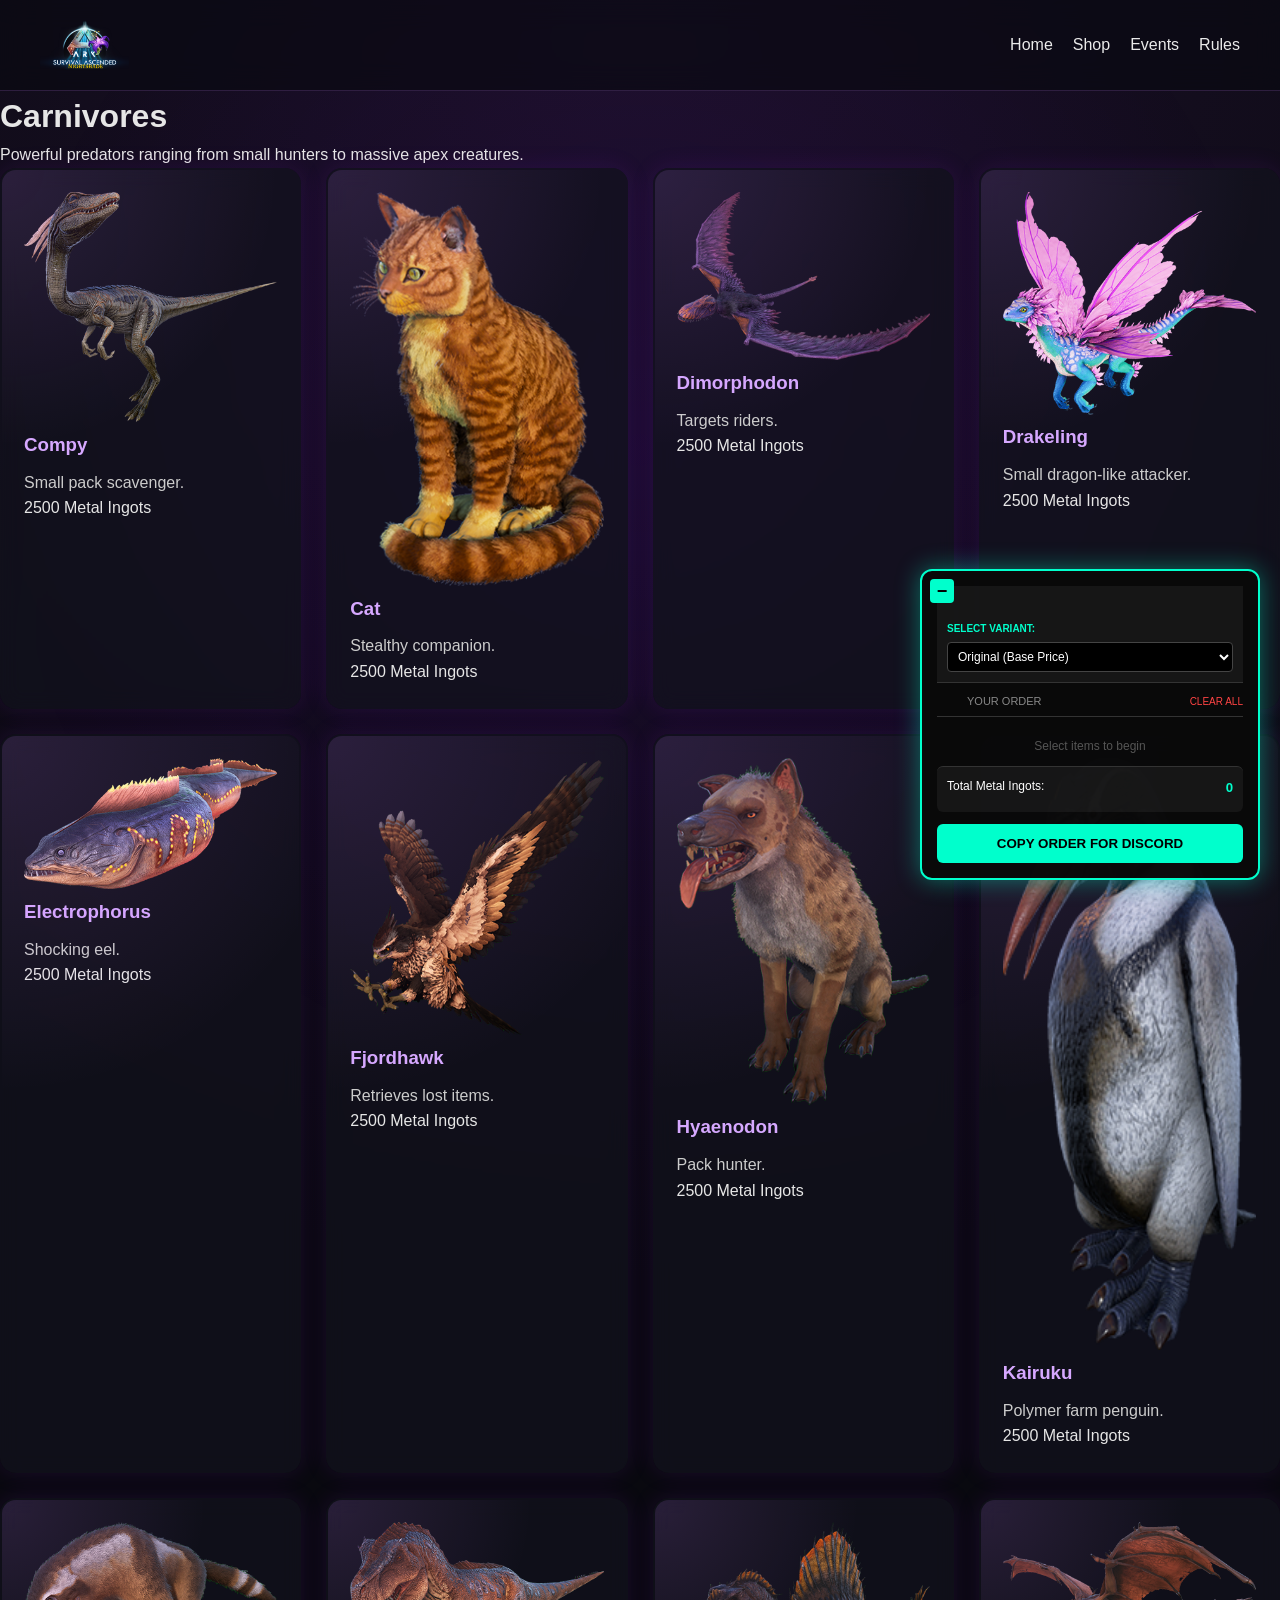
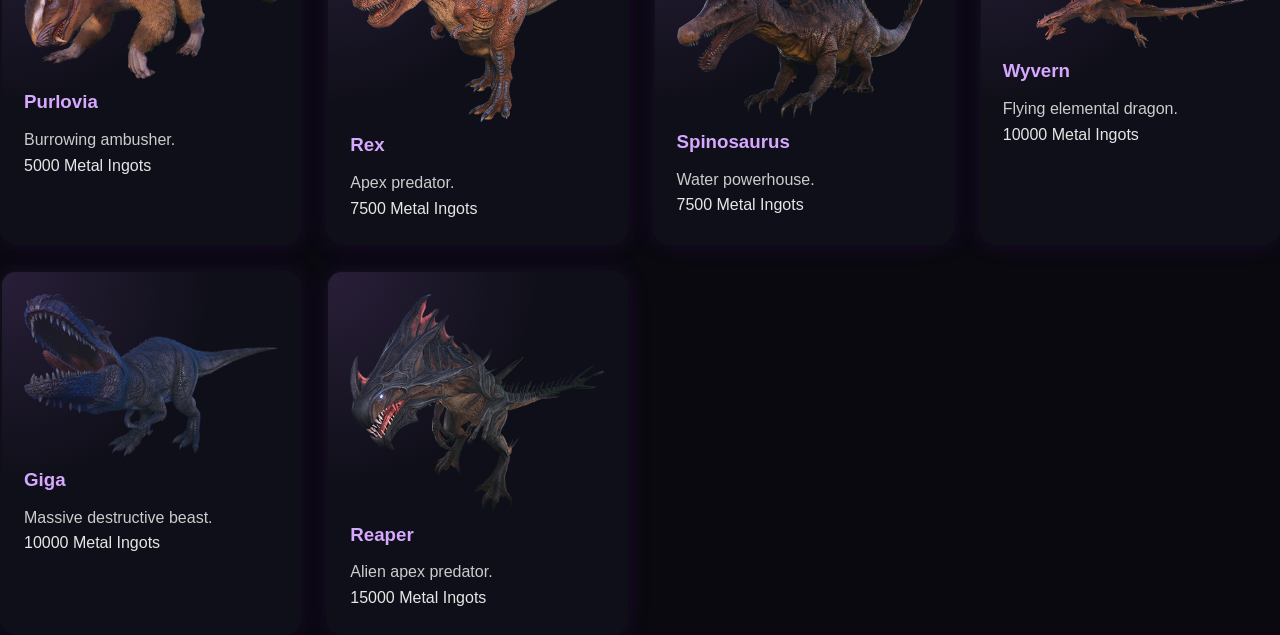
<file: carnivores.html>
<!DOCTYPE html>
<html lang="en">
<head>
<meta charset="UTF-8">
<title>Carnivores - Nightshade Ark</title>
<link rel="stylesheet" href="css/styles.css">
<style>
    /* HUD STYLING */
    #shop-hud { position: fixed; bottom: 20px; right: 20px; width: 340px; background: rgba(10, 10, 10, 0.98); border: 2px solid #00ffcc; border-radius: 12px; padding: 15px; z-index: 10000; color: white; box-shadow: 0 0 25px rgba(0, 255, 204, 0.4); font-family: sans-serif; }
    .hud-header { display: flex; justify-content: space-between; font-size: 11px; color: #888; margin-bottom: 10px; border-bottom: 1px solid #333; padding-bottom: 5px; }
    .clear-btn { background: none; border: none; color: #ff4444; cursor: pointer; font-size: 10px; text-transform: uppercase; }
    #cart-items-list { max-height: 200px; overflow-y: auto; margin-bottom: 10px; }
    .cart-row { display: flex; justify-content: space-between; align-items: center; padding: 8px 0; border-bottom: 1px solid #222; }
    .item-controls { display: flex; align-items: center; gap: 5px; }
    .qty-input { width: 50px; background: #000; border: 1px solid #444; color: #00ffcc; text-align: center; border-radius: 4px; padding: 4px 0; font-weight: bold; font-size: 13px; }
    .qty-input:focus { border-color: #00ffcc; outline: none; }
    .qty-btn { background: #222; color: #00ffcc; border: 1px solid #00ffcc; border-radius: 4px; width: 24px; height: 24px; cursor: pointer; font-weight: bold; }
    .qty-btn:hover { background: #00ffcc; color: #000; }
    .item-name { font-size: 13px; flex-grow: 1; margin-left: 10px; color: #eee; text-align: left; overflow: hidden; text-overflow: ellipsis; white-space: nowrap; }
    .item-price-display { font-size: 13px; color: #00ffcc; font-weight: bold; margin-left: 5px; min-width: 60px; text-align: right; }
    .grand-total-section { background: rgba(255,255,255,0.05); padding: 10px; border-radius: 6px; margin-bottom: 12px; border-top: 1px solid #333; }
    .total-line { display: flex; justify-content: space-between; font-size: 12px; margin-bottom: 4px; }
    .total-line b { color: #00ffcc; font-size: 1.1em; }
    .hud-copy-btn { width: 100%; background: #00ffcc; color: #000; border: none; padding: 12px; border-radius: 6px; font-weight: bold; cursor: pointer; text-transform: uppercase; }
    .dino-card { cursor: pointer !important; transition: 0.2s; border: 2px solid transparent !important; }
    .dino-card:hover { border-color: #00ffcc !important; background: rgba(0, 255, 204, 0.05); }
</style>
</head>

<body>

<nav class="navbar">
    <a href="index.html" class="logo">
        <img src="images/logo-transparent.png" alt="Nightshade Logo">
    </a>
    <ul class="nav-links">
        <li><a href="index.html">Home</a></li>
        <li><a href="shop.html">Shop</a></li>
        <li><a href="events.html">Events</a></li>
        <li><a href="rules.html">Rules</a></li>
    </ul>
</nav>

<header class="shop-header">
    <h1>Carnivores</h1>
    <p>Powerful predators ranging from small hunters to massive apex creatures.</p>
</header>

<section class="dino-section">
    <div class="dino-grid">
        <div class="dino-card"><img src="images/dinos/carnivores/compy.webp"><h3>Compy</h3><p>Small pack scavenger.</p><span class="price">2500 Metal Ingots</span></div>
        <div class="dino-card"><img src="images/dinos/carnivores/cat.webp"><h3>Cat</h3><p>Stealthy companion.</p><span class="price">2500 Metal Ingots</span></div>
        <div class="dino-card"><img src="images/dinos/carnivores/dimorphodon.webp"><h3>Dimorphodon</h3><p>Targets riders.</p><span class="price">2500 Metal Ingots</span></div>
        <div class="dino-card"><img src="images/dinos/carnivores/drakeling.webp"><h3>Drakeling</h3><p>Small dragon-like attacker.</p><span class="price">2500 Metal Ingots</span></div>
        <div class="dino-card"><img src="images/dinos/carnivores/electrophorus.webp"><h3>Electrophorus</h3><p>Shocking eel.</p><span class="price">2500 Metal Ingots</span></div>
        <div class="dino-card"><img src="images/dinos/carnivores/fjordhawk.webp"><h3>Fjordhawk</h3><p>Retrieves lost items.</p><span class="price">2500 Metal Ingots</span></div>
        <div class="dino-card"><img src="images/dinos/carnivores/hyaenodon.webp"><h3>Hyaenodon</h3><p>Pack hunter.</p><span class="price">2500 Metal Ingots</span></div>
        <div class="dino-card"><img src="images/dinos/carnivores/kairuku.webp"><h3>Kairuku</h3><p>Polymer farm penguin.</p><span class="price">2500 Metal Ingots</span></div>
        <div class="dino-card"><img src="images/dinos/carnivores/purlovia.webp"><h3>Purlovia</h3><p>Burrowing ambusher.</p><span class="price">5000 Metal Ingots</span></div>
        <div class="dino-card"><img src="images/dinos/carnivores/rex.webp"><h3>Rex</h3><p>Apex predator.</p><span class="price">7500 Metal Ingots</span></div>
        <div class="dino-card"><img src="images/dinos/carnivores/spinosaur.webp"><h3>Spinosaurus</h3><p>Water powerhouse.</p><span class="price">7500 Metal Ingots</span></div>
        <div class="dino-card"><img src="images/dinos/carnivores/wyvern.webp"><h3>Wyvern</h3><p>Flying elemental dragon.</p><span class="price">10000 Metal Ingots</span></div>
        <div class="dino-card"><img src="images/dinos/carnivores/giganotosaurus.webp"><h3>Giga</h3><p>Massive destructive beast.</p><span class="price">10000 Metal Ingots</span></div>
        <div class="dino-card"><img src="images/dinos/carnivores/reaper.webp"><h3>Reaper</h3><p>Alien apex predator.</p><span class="price">15000 Metal Ingots</span></div>
    </div>
</section>

<!-- SHOPPING LIST -->
<div id="shop-hud">
    <button id="hud-toggle" onclick="toggleHud()">−</button>
    
    <div id="hud-content">
        <div style="padding: 35px 10px 10px 10px; background: rgba(255,255,255,0.05); border-bottom: 1px solid #333; margin-bottom: 10px;">
            <label style="font-size: 10px; color: #00ffcc; display: block; margin-bottom: 5px; font-weight: bold;">SELECT VARIANT:</label>
            <select id="variant-master" style="width: 100%; background: #000; color: #fff; border: 1px solid #444; border-radius: 4px; padding: 6px; font-size: 12px;">
                <option value="0">Original (Base Price)</option>
                <option value="2500">Tek (+2,500)</option>
                <option value="2500">Proto (+2,500)</option>
                <option value="2500">Myth (+2,500)</option>
                <option value="2500">Eerie (+2,500)</option>
            </select>
        </div>

        <div class="hud-header">
            <span>YOUR ORDER</span>
            <button onclick="clearCart()" class="clear-btn">Clear All</button>
        </div>
        
        <div id="cart-items-list"></div>
        
        <div class="grand-total-section">
            <div class="total-line">
                <span>Total Metal Ingots:</span>
                <b id="totalIng">0</b>
            </div>
        </div>
        
        <button onclick="copyHudTicket()" class="hud-copy-btn">COPY ORDER FOR DISCORD</button>
    </div> 
</div> 
<script>
    let cart = JSON.parse(localStorage.getItem('arkShopCart')) || [];

    function renderCart() {
        const list = document.getElementById('cart-items-list');
        if (!list) return;
        list.innerHTML = '';
        if (cart.length === 0) {
            list.innerHTML = '<p style="text-align:center; color:#555; font-size:12px; margin-top:10px;">Select items to begin</p>';
        }
        cart.forEach(item => {
            list.innerHTML += `<div class="cart-row">
                <div class="item-controls">
                    <button class="qty-btn" onclick="updateQuantity('${item.name}', -1)">-</button>
                    <input type="number" class="qty-input" value="${item.qty}" oninput="handleManualQty('${item.name}', this.value, this)">
                    <button class="qty-btn" onclick="updateQuantity('${item.name}', 1)">+</button>
                </div>
                <span class="item-name">${item.name}</span>
                <span class="item-price-display">${(item.price * item.qty).toLocaleString()}</span>
            </div>`;
        });
        calculateTotalsOnly();
        localStorage.setItem('arkShopCart', JSON.stringify(cart));
    }

    document.addEventListener('click', (e) => {
    const card = e.target.closest('.dino-card') || e.target.closest('.item-card');
    
    // Safety check: Don't trigger if they clicked inside the HUD or on the dropdown itself
    if (card && !e.target.closest('#shop-hud')) {
        const nameEl = card.querySelector('h3') || card.querySelector('h2');
        const priceEl = card.querySelector('.price');
        
        if (nameEl && priceEl) {
            const baseName = nameEl.innerText.trim();
            const basePrice = Number(priceEl.innerText.replace(/[^0-9.]/g, ''));
            
            const variantPicker = document.getElementById('variant-master');
            const extraPrice = Number(variantPicker.value);
            
            // This safely extracts the word ("Tek", "Proto", "Original")
            const variantText = variantPicker.options[variantPicker.selectedIndex].text.split(' (')[0];

            // FIX: If it's "Original", match it EXACTLY with the base name so it doesn't duplicate
            const fullName = (variantText === "Original" || variantText === "Original (Base Price)") ? baseName : `${variantText} ${baseName}`;
            const finalPrice = basePrice + extraPrice;

            const index = cart.findIndex(i => i.name === fullName);
            if (index !== -1) { 
                cart[index].qty += 1; 
            } else { 
                cart.push({ name: fullName, price: finalPrice, qty: 1 }); 
            }
            
            renderCart();
        }
    }
});


    function updateQuantity(name, change) {
        const idx = cart.findIndex(i => i.name === name);
        if (idx !== -1) {
            cart[idx].qty += change;
            if (cart[idx].qty <= 0) cart.splice(idx, 1);
            renderCart();
        }
    }

    function handleManualQty(name, newQty, input) {
        const idx = cart.findIndex(i => i.name === name);
        if (idx !== -1) {
            const val = parseInt(newQty);
            cart[idx].qty = isNaN(val) ? 0 : val;
            const row = input.closest('.cart-row');
            row.querySelector('.item-price-display').innerText = (cart[idx].qty * cart[idx].price).toLocaleString();
            localStorage.setItem('arkShopCart', JSON.stringify(cart));
            calculateTotalsOnly();
        }
    }

    function calculateTotalsOnly() {
        let total = 0;
        cart.forEach(i => total += (i.price * i.qty));
        const ingDisplay = document.getElementById('totalIng');
        if (ingDisplay) ingDisplay.innerText = total.toLocaleString();
    }

    function clearCart() { cart = []; renderCart(); }

    function copyHudTicket() {
        if (cart.length === 0) return alert("Cart is empty!");
        
        let summary = "--- NIGHTSHADE SHOP ORDER ---\n";
        cart.forEach(i => { 
            if(i.qty > 0) summary += `${i.qty}x ${i.name} (${(i.price * i.qty).toLocaleString()} Ingots)\n`; 
        });

        // Pulling only the Ingot number from the screen
        const ingTotal = document.getElementById('totalIng').innerText;
        summary += `\nTOTAL COST: ${ingTotal} Metal Ingots`;

        navigator.clipboard.writeText(summary).then(() => alert("Order copied!"));
    }

    window.addEventListener('load', renderCart);
    function toggleHud() {
    const hud = document.getElementById('shop-hud');
    const btn = document.getElementById('hud-toggle');
    
    // Switch the 'collapsed' class on or off
    hud.classList.toggle('collapsed');
    
    // Change the button symbol
    if (hud.classList.contains('collapsed')) {
        btn.innerText = '+';
    } else {
        btn.innerText = '−';
    }
}
</script>

</body>
</html>
</file>
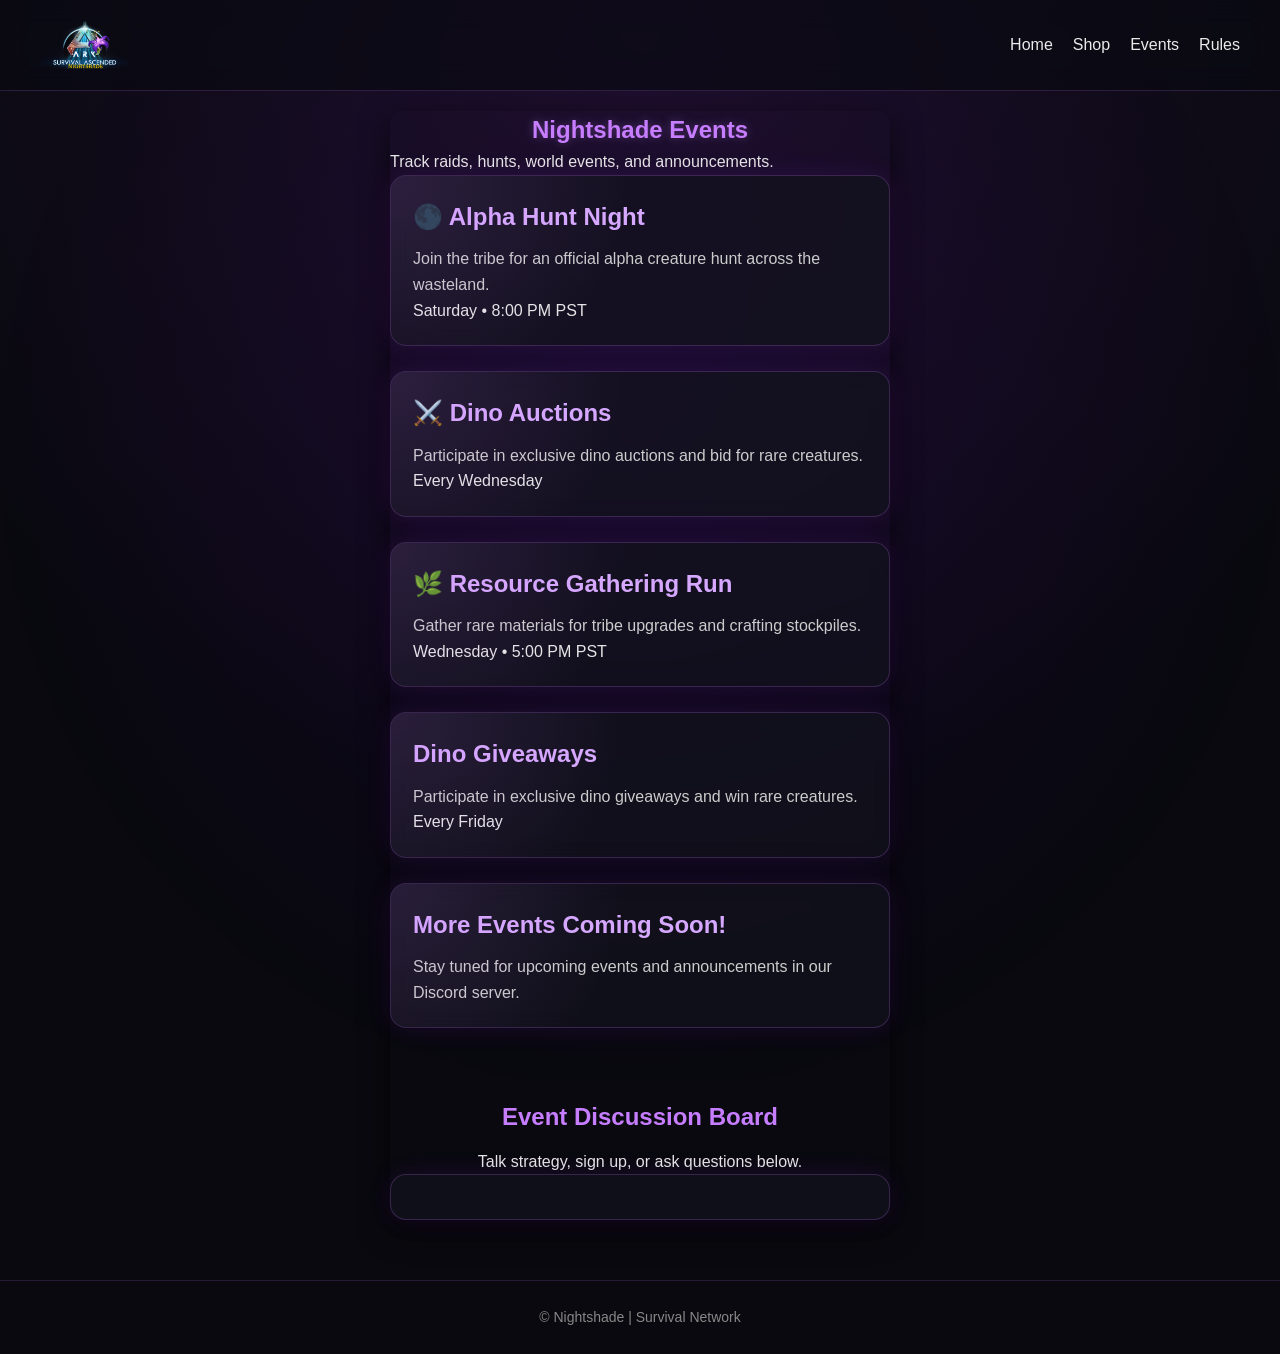
<file: events.html>
<!DOCTYPE html>
<html lang="en">

<head>
    <meta charset="UTF-8">
    <meta name="viewport" content="width=device-width, initial-scale=1.0">
    <title>Nightshade Events</title>
    <link rel="stylesheet" href="css/styles.css">
</head>

<body>

<!-- NAVIGATION -->
<header>
    <nav class="navbar">
        <a href="index.html" class="logo">
            <img src="images/logo-transparent.png" alt="Nightshade Logo">
        </a>

        <ul class="nav-links">
            <li><a href="index.html">Home</a></li>
            <li><a href="shop.html">Shop</a></li>
            <li><a href="events.html" class="active">Events</a></li>
            <li><a href="rules.html">Rules</a></li>
        </ul>
    </nav>
</header>

<!-- EVENTS PAGE CONTENT -->
<main class="events-page">

    <section class="events-hero">
        <h1>Nightshade Events</h1>
        <p>Track raids, hunts, world events, and announcements.</p>
    </section>

    <!-- EVENTS LIST -->
    <section class="events-container">

        <div class="event-card">
            <h2>🌑 Alpha Hunt Night</h2>
            <p>Join the tribe for an official alpha creature hunt across the wasteland.</p>
            <span class="event-time">Saturday • 8:00 PM PST</span>
        </div>

        <div class="event-card">
            <h2>⚔️ Dino Auctions</h2>
            <p>Participate in exclusive dino auctions and bid for rare creatures.</p>
            <span class="event-time">Every Wednesday</span>
        </div>

        <div class="event-card">
            <h2>🌿 Resource Gathering Run</h2>
            <p>Gather rare materials for tribe upgrades and crafting stockpiles.</p>
            <span class="event-time">Wednesday • 5:00 PM PST</span>
        </div>

        <div class="event-card">
            <h2>Dino Giveaways</h2>
            <p>Participate in exclusive dino giveaways and win rare creatures.</p>
            <span class="event-time">Every Friday</span>
        </div>
        <div class="event-card">
            <h2>More Events Coming Soon!</h2>
            <p>Stay tuned for upcoming events and announcements in our Discord server.</p>
        </div>
    </section>

    <!-- FORUM SECTION -->
    <section class="forum-section">

        <h2>Event Discussion Board</h2>
        <p>Talk strategy, sign up, or ask questions below.</p>

        <div class="forum-box">

    <div id="forum-embed">

        <script src="https://giscus.app/client.js"
        data-repo="thequeensallie-gif/nightshade"
        data-repo-id="R_kgDOSPXtZA"
        data-category="Ideas"
        data-category-id="DIC_kwDOSPXtZM4C77Qe"
        data-mapping="pathname"
        data-strict="0"
        data-reactions-enabled="1"
        data-emit-metadata="0"
        data-input-position="top"
        data-theme="purple_dark"
        data-lang="en"
        crossorigin="anonymous"
        async>
</script>

    </div>

</div>
    </section>

</main>

<footer class="footer">
    <p>© Nightshade | Survival Network</p>
</footer>

</body>
</html>
</file>
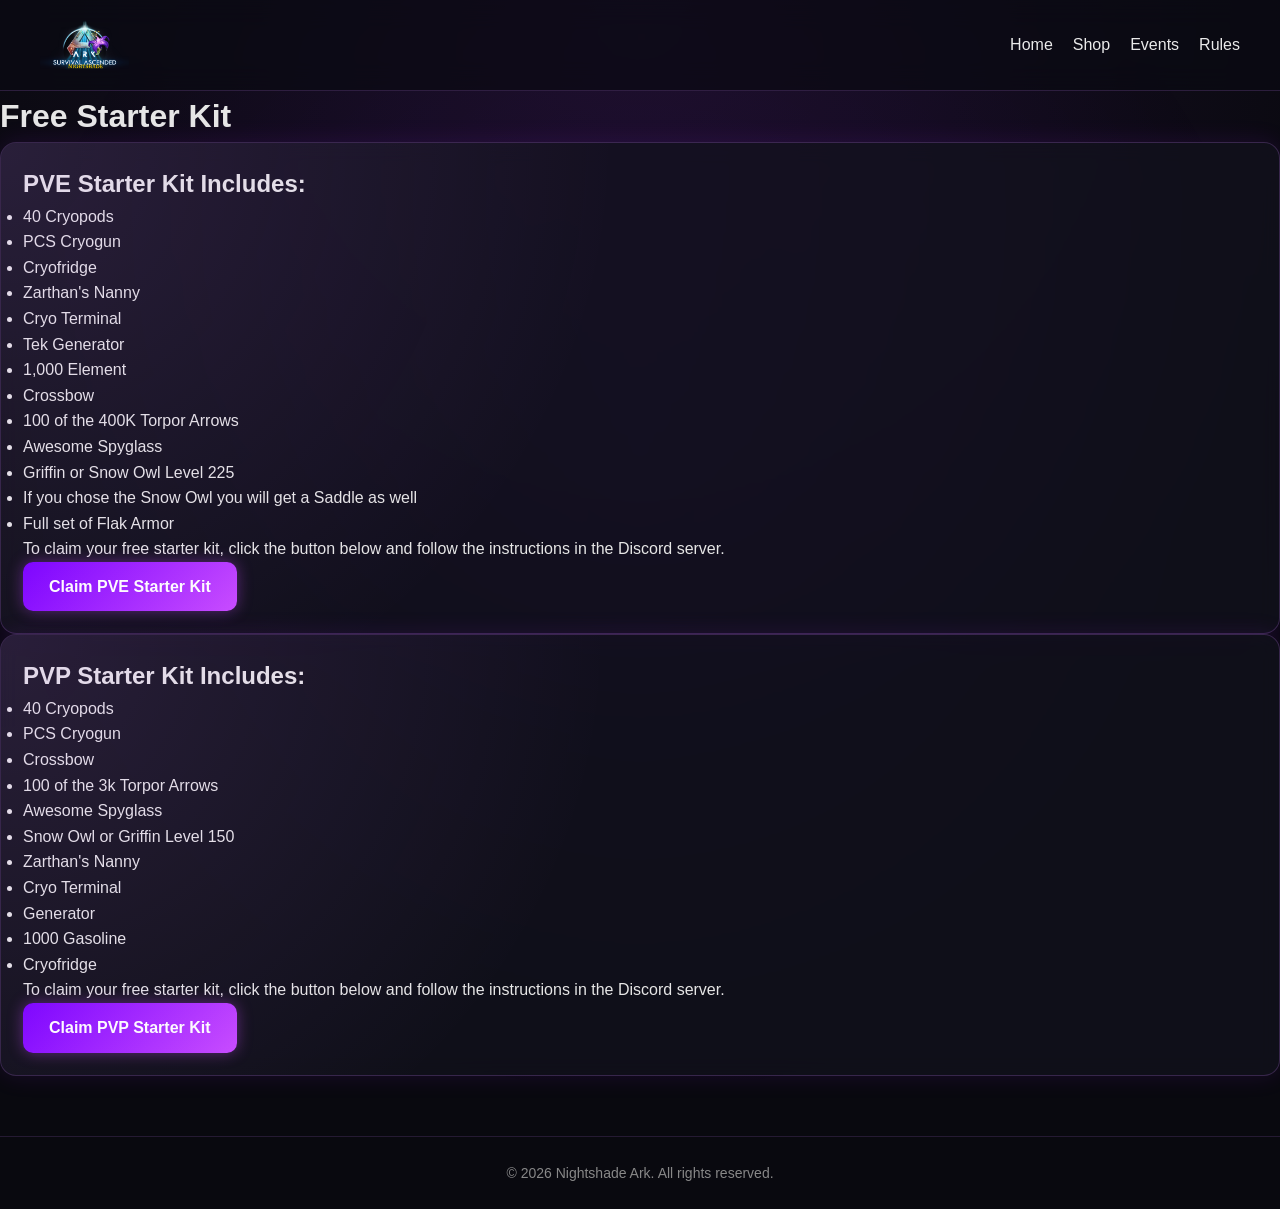
<file: free-starter-kit.html>
<title>Nightshade Ark Shop</title>
<link rel="stylesheet" href="css/styles.css">
</head>
<body>
<nav class="navbar">
        <a href="index.html" class="logo">
            <img src="images/logo-transparent.png" alt="Nightshade Logo">
        </a>
        <ul class="nav-links">
            <li><a href="index.html">Home</a></li>
            <li><a href="shop.html">Shop</a></li>
            <li><a href="events.html">Events</a></li>
            <li><a href="rules.html">Rules</a></li>
        </ul>
    </nav>
    <header class="starter-header">
    <h1>Free Starter Kit</h1>
</header>

<main class="starter-main">
    <div class="starter-card">
        <h2>PVE Starter Kit Includes:</h2>
        <ul>
            <li>40 Cryopods</li>
            <li>PCS Cryogun</li>
            <li>Cryofridge</li>
            <li>Zarthan's Nanny</li>
            <li>Cryo Terminal</li>
            <li>Tek Generator</li>
            <li>1,000 Element</li>
            <li>Crossbow</li>
            <li>100 of the 400K Torpor Arrows</li>
            <li>Awesome Spyglass</li>
            <li>Griffin or Snow Owl Level 225</li>
            <li>If you chose the Snow Owl you will get a Saddle as well</li>
            <li>Full set of Flak Armor</li>
        </ul>
        <p>To claim your free starter kit, click the button below and follow the instructions in the Discord server.</p>
        <a href="https://discord.gg/8NeNgTQu6d" class="discord-button">Claim PVE Starter Kit</a>
    </div>
    <div class="starter-card">
        <h2>PVP Starter Kit Includes:</h2>
        <ul>
            <li>40 Cryopods</li>
            <li>PCS Cryogun</li>
            <li>Crossbow</li>
            <li>100 of the 3k Torpor Arrows</li>
            <li>Awesome Spyglass</li>
            <li>Snow Owl or Griffin Level 150</li>
            <li>Zarthan's Nanny</li>
            <li>Cryo Terminal</li>
            <li>Generator</li>
            <li>1000 Gasoline</li>
            <li>Cryofridge</li>
        </ul>
        <p>To claim your free starter kit, click the button below and follow the instructions in the Discord server.</p>
        <a href="https://discord.gg/8NeNgTQu6d" class="discord-button">Claim PVP Starter Kit</a>
    </div>
</main>
    <footer>
        <p>&copy; 2026 Nightshade Ark. All rights reserved.</p>
    </footer>
</body>
</html>
</file>
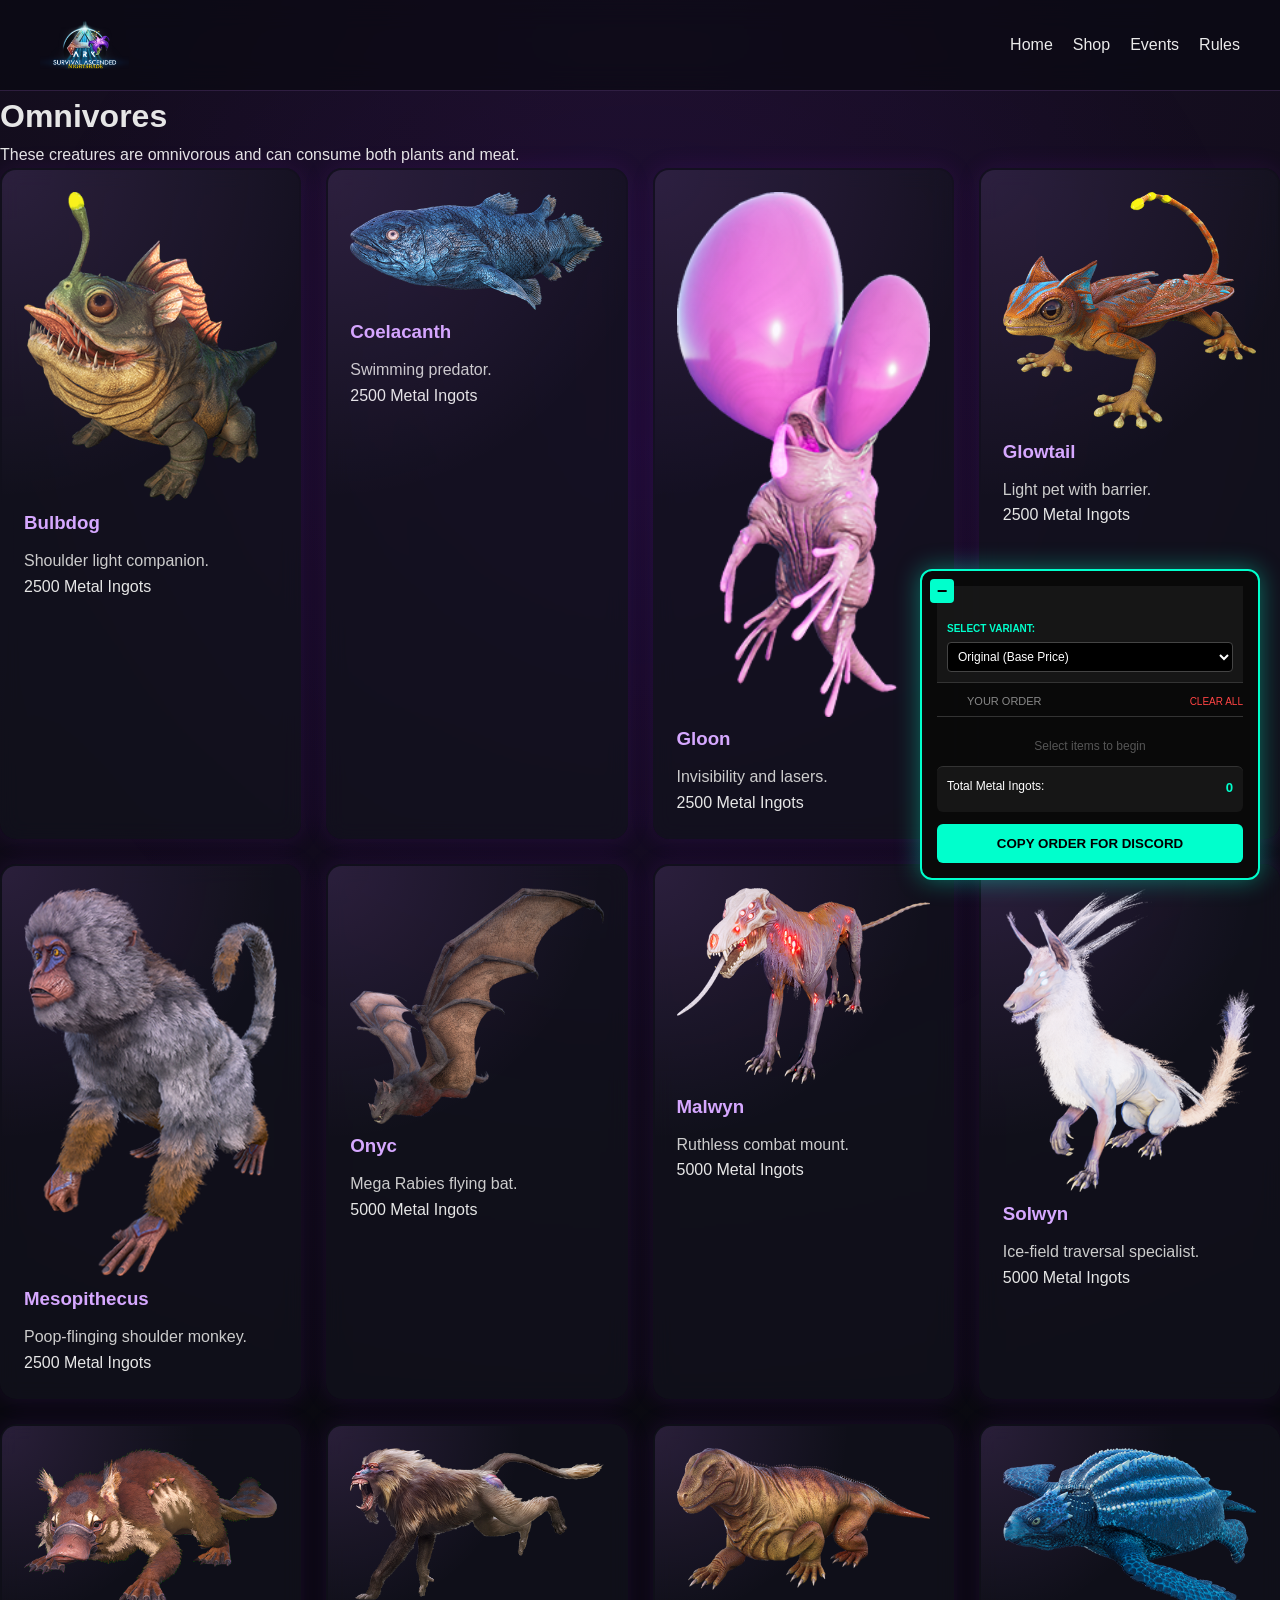
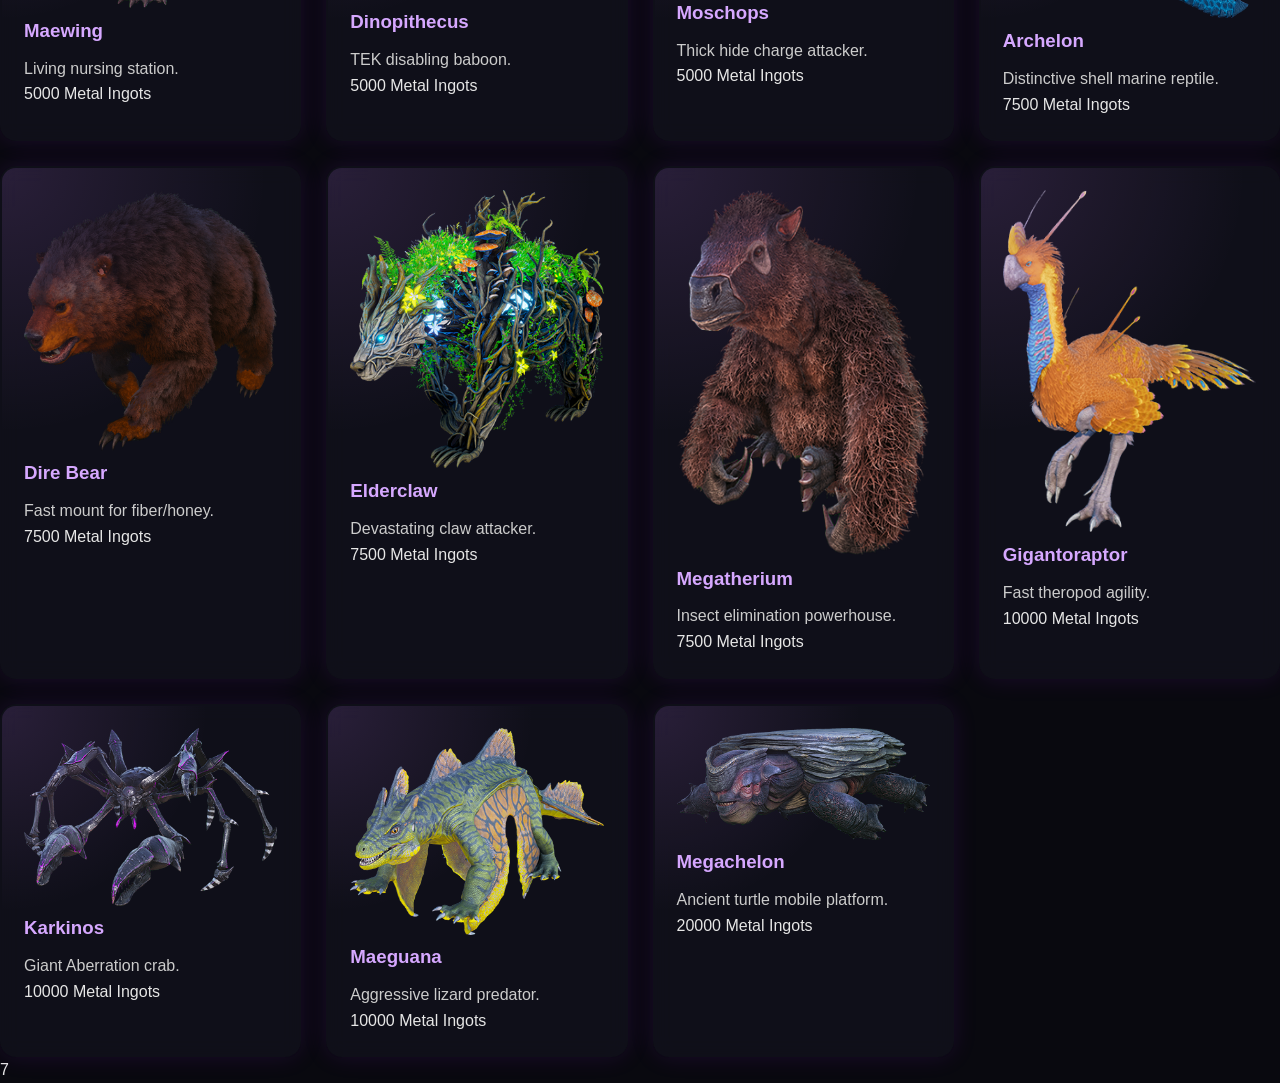
<file: omnivores.html>
<!DOCTYPE html>
<html lang="en">
<head>
    <meta charset="UTF-8">
    <title>Omnivores - Nightshade Ark</title>
    <link rel="stylesheet" href="css/styles.css">
    <style>
        /* HUD STYLING */
        #shop-hud { position: fixed; bottom: 20px; right: 20px; width: 340px; background: rgba(10, 10, 10, 0.98); border: 2px solid #00ffcc; border-radius: 12px; padding: 15px; z-index: 10000; color: white; box-shadow: 0 0 25px rgba(0, 255, 204, 0.4); font-family: sans-serif; }
        .hud-header { display: flex; justify-content: space-between; font-size: 11px; color: #888; margin-bottom: 10px; border-bottom: 1px solid #333; padding-bottom: 5px; }
        .clear-btn { background: none; border: none; color: #ff4444; cursor: pointer; font-size: 10px; text-transform: uppercase; }
        #cart-items-list { max-height: 200px; overflow-y: auto; margin-bottom: 10px; }
        .cart-row { display: flex; justify-content: space-between; align-items: center; padding: 8px 0; border-bottom: 1px solid #222; }
        .item-controls { display: flex; align-items: center; gap: 5px; }
        .qty-input { width: 50px; background: #000; border: 1px solid #444; color: #00ffcc; text-align: center; border-radius: 4px; padding: 4px 0; font-weight: bold; font-size: 13px; }
        .qty-btn { background: #222; color: #00ffcc; border: 1px solid #00ffcc; border-radius: 4px; width: 24px; height: 24px; cursor: pointer; font-weight: bold; }
        .item-name { font-size: 13px; flex-grow: 1; margin-left: 10px; color: #eee; text-align: left; overflow: hidden; text-overflow: ellipsis; white-space: nowrap; }
        .item-price-display { font-size: 13px; color: #00ffcc; font-weight: bold; margin-left: 5px; min-width: 60px; text-align: right; }
        .grand-total-section { background: rgba(255,255,255,0.05); padding: 10px; border-radius: 6px; margin-bottom: 12px; border-top: 1px solid #333; }
        .total-line { display: flex; justify-content: space-between; font-size: 12px; margin-bottom: 4px; }
        .total-line b { color: #00ffcc; font-size: 1.1em; }
        .hud-copy-btn { width: 100%; background: #00ffcc; color: #000; border: none; padding: 12px; border-radius: 6px; font-weight: bold; cursor: pointer; text-transform: uppercase; }
        .dino-card { cursor: pointer !important; transition: 0.2s; border: 2px solid transparent !important; }
        .dino-card:hover { border-color: #00ffcc !important; background: rgba(0, 255, 204, 0.05); }
    </style>
</head>

<body>

<nav class="navbar">
    <a href="index.html" class="logo"><img src="images/logo-transparent.png" alt="Nightshade Logo"></a>
    <ul class="nav-links">
        <li><a href="index.html">Home</a></li>
        <li><a href="shop.html">Shop</a></li>
        <li><a href="events.html">Events</a></li>
        <li><a href="rules.html">Rules</a></li>
    </ul>
</nav>

<header class="shop-header">
    <h1>Omnivores</h1>
    <p>These creatures are omnivorous and can consume both plants and meat.</p>
</header>

<section class="dino-section">
    <div class="dino-grid">
        <div class="dino-card"><img src="images/dinos/omnivores/bulbdog.webp"><h3>Bulbdog</h3><p>Shoulder light companion.</p><span class="price">2500 Metal Ingots</span></div>
        <div class="dino-card"><img src="images/dinos/omnivores/coelacanth.webp"><h3>Coelacanth</h3><p>Swimming predator.</p><span class="price">2500 Metal Ingots</span></div>
        <div class="dino-card"><img src="images/dinos/omnivores/gloon.webp"><h3>Gloon</h3><p>Invisibility and lasers.</p><span class="price">2500 Metal Ingots</span></div>
        <div class="dino-card"><img src="images/dinos/omnivores/glowtail.webp"><h3>Glowtail</h3><p>Light pet with barrier.</p><span class="price">2500 Metal Ingots</span></div>
        <div class="dino-card"><img src="images/dinos/omnivores/mesopithecus.webp"><h3>Mesopithecus</h3><p>Poop-flinging shoulder monkey.</p><span class="price">2500 Metal Ingots</span></div>
        <div class="dino-card"><img src="images/dinos/omnivores/onyc.webp"><h3>Onyc</h3><p>Mega Rabies flying bat.</p><span class="price">5000 Metal Ingots</span></div>
        <div class="dino-card"><img src="images/dinos/omnivores/malwyn.webp"><h3>Malwyn</h3><p>Ruthless combat mount.</p><span class="price">5000 Metal Ingots</span></div>
        <div class="dino-card"><img src="images/dinos/omnivores/solwyn.webp"><h3>Solwyn</h3><p>Ice-field traversal specialist.</p><span class="price">5000 Metal Ingots</span></div>
        <div class="dino-card"><img src="images/dinos/omnivores/maewing.webp"><h3>Maewing</h3><p>Living nursing station.</p><span class="price">5000 Metal Ingots</span></div>
        <div class="dino-card"><img src="images/dinos/omnivores/dinopithecus.webp"><h3>Dinopithecus</h3><p>TEK disabling baboon.</p><span class="price">5000 Metal Ingots</span></div>
        <div class="dino-card"><img src="images/dinos/omnivores/moschops.webp"><h3>Moschops</h3><p>Thick hide charge attacker.</p><span class="price">5000 Metal Ingots</span></div>
        <div class="dino-card"><img src="images/dinos/omnivores/archelon.webp"><h3>Archelon</h3><p>Distinctive shell marine reptile.</p><span class="price">7500 Metal Ingots</span></div>
        <div class="dino-card"><img src="images/dinos/omnivores/direbear.webp"><h3>Dire Bear</h3><p>Fast mount for fiber/honey.</p><span class="price">7500 Metal Ingots</span></div>
        <div class="dino-card"><img src="images/dinos/omnivores/elderclaw.webp"><h3>Elderclaw</h3><p>Devastating claw attacker.</p><span class="price">7500 Metal Ingots</span></div>
        <div class="dino-card"><img src="images/dinos/omnivores/megatherium.webp"><h3>Megatherium</h3><p>Insect elimination powerhouse.</p><span class="price">7500 Metal Ingots</span></div>
        <div class="dino-card"><img src="images/dinos/omnivores/gigantoraptor.webp"><h3>Gigantoraptor</h3><p>Fast theropod agility.</p><span class="price">10000 Metal Ingots</span></div>
        <div class="dino-card"><img src="images/dinos/omnivores/karkinos.webp"><h3>Karkinos</h3><p>Giant Aberration crab.</p><span class="price">10000 Metal Ingots</span></div>
        <div class="dino-card"><img src="images/dinos/omnivores/maeguana.webp"><h3>Maeguana</h3><p>Aggressive lizard predator.</p><span class="price">10000 Metal Ingots</span></div>
        <div class="dino-card"><img src="images/dinos/omnivores/megachelon.webp"><h3>Megachelon</h3><p>Ancient turtle mobile platform.</p><span class="price">20000 Metal Ingots</span></div>
    </div>
</section>

<!-- SHOPPING LIST -->
<div id="shop-hud">
    <button id="hud-toggle" onclick="toggleHud()">−</button>
    
    <div id="hud-content">
        <div style="padding: 35px 10px 10px 10px; background: rgba(255,255,255,0.05); border-bottom: 1px solid #333; margin-bottom: 10px;">
            <label style="font-size: 10px; color: #00ffcc; display: block; margin-bottom: 5px; font-weight: bold;">SELECT VARIANT:</label>
            <select id="variant-master" style="width: 100%; background: #000; color: #fff; border: 1px solid #444; border-radius: 4px; padding: 6px; font-size: 12px;">
                <option value="0">Original (Base Price)</option>
                <option value="2500">Tek (+2,500)</option>
                <option value="2500">Proto (+2,500)</option>
                <option value="2500">Myth (+2,500)</option>
                <option value="2500">Eerie (+2,500)</option>
            </select>
        </div>

        <div class="hud-header">
            <span>YOUR ORDER</span>
            <button onclick="clearCart()" class="clear-btn">Clear All</button>
        </div>
        
        <div id="cart-items-list"></div>
        
        <div class="grand-total-section">
            <div class="total-line">
                <span>Total Metal Ingots:</span>
                <b id="totalIng">0</b>
            </div>
        </div>
        
        <button onclick="copyHudTicket()" class="hud-copy-btn">COPY ORDER FOR DISCORD</button>
    </div> 
</div> 
<script>
    let cart = JSON.parse(localStorage.getItem('arkShopCart')) || [];

    function renderCart() {
        const list = document.getElementById('cart-items-list');
        if (!list) return;
        list.innerHTML = '';
        if (cart.length === 0) {
            list.innerHTML = '<p style="text-align:center; color:#555; font-size:12px; margin-top:10px;">Select items to begin</p>';
        }
        cart.forEach(item => {
            list.innerHTML += `<div class="cart-row">
                <div class="item-controls">
                    <button class="qty-btn" onclick="updateQuantity('${item.name}', -1)">-</button>
                    <input type="number" class="qty-input" value="${item.qty}" oninput="handleManualQty('${item.name}', this.value, this)">
                    <button class="qty-btn" onclick="updateQuantity('${item.name}', 1)">+</button>
                </div>
                <span class="item-name">${item.name}</span>
                <span class="item-price-display">${(item.price * item.qty).toLocaleString()}</span>
            </div>`;
        });
        calculateTotalsOnly();
        localStorage.setItem('arkShopCart', JSON.stringify(cart));
    }

document.addEventListener('click', (e) => {
    const card = e.target.closest('.dino-card') || e.target.closest('.item-card');
    
    // Safety check: Don't trigger if they clicked inside the HUD or on the dropdown itself
    if (card && !e.target.closest('#shop-hud')) {
        const nameEl = card.querySelector('h3') || card.querySelector('h2');
        const priceEl = card.querySelector('.price');
        
        if (nameEl && priceEl) {
            const baseName = nameEl.innerText.trim();
            const basePrice = Number(priceEl.innerText.replace(/[^0-9.]/g, ''));
            
            const variantPicker = document.getElementById('variant-master');
            const extraPrice = Number(variantPicker.value);
            
            // This safely extracts the word ("Tek", "Proto", "Original")
            const variantText = variantPicker.options[variantPicker.selectedIndex].text.split(' (')[0];

            // FIX: If it's "Original", match it EXACTLY with the base name so it doesn't duplicate
            const fullName = (variantText === "Original" || variantText === "Original (Base Price)") ? baseName : `${variantText} ${baseName}`;
            const finalPrice = basePrice + extraPrice;

            const index = cart.findIndex(i => i.name === fullName);
            if (index !== -1) { 
                cart[index].qty += 1; 
            } else { 
                cart.push({ name: fullName, price: finalPrice, qty: 1 }); 
            }
            
            renderCart();
        }
    }
});

    function updateQuantity(name, change) {
        const idx = cart.findIndex(i => i.name === name);
        if (idx !== -1) {
            cart[idx].qty += change;
            if (cart[idx].qty <= 0) cart.splice(idx, 1);
            renderCart();
        }
    }

    function handleManualQty(name, newQty, input) {
        const idx = cart.findIndex(i => i.name === name);
        if (idx !== -1) {
            const val = parseInt(newQty);
            cart[idx].qty = isNaN(val) ? 0 : val;
            const row = input.closest('.cart-row');
            row.querySelector('.item-price-display').innerText = (cart[idx].qty * cart[idx].price).toLocaleString();
            localStorage.setItem('arkShopCart', JSON.stringify(cart));
            calculateTotalsOnly();
        }
    }

    function calculateTotalsOnly() {
        let total = 0;
        cart.forEach(i => total += (i.price * i.qty));
        const ingDisplay = document.getElementById('totalIng');
        if (ingDisplay) ingDisplay.innerText = total.toLocaleString();
    }

    function clearCart() { cart = []; renderCart(); }

    function copyHudTicket() {
        if (cart.length === 0) return alert("Cart is empty!");
        
        let summary = "--- NIGHTSHADE SHOP ORDER ---\n";
        cart.forEach(i => { 
            if(i.qty > 0) summary += `${i.qty}x ${i.name} (${(i.price * i.qty).toLocaleString()} Ingots)\n`; 
        });

        // Pulling only the Ingot number from the screen
        const ingTotal = document.getElementById('totalIng').innerText;
        summary += `\nTOTAL COST: ${ingTotal} Metal Ingots`;

        navigator.clipboard.writeText(summary).then(() => alert("Order copied!"));
    }

    window.addEventListener('load', renderCart);
    function toggleHud() {
    const hud = document.getElementById('shop-hud');
    const btn = document.getElementById('hud-toggle');
    
    // Switch the 'collapsed' class on or off
    hud.classList.toggle('collapsed');
    
    // Change the button symbol
    if (hud.classList.contains('collapsed')) {
        btn.innerText = '+';
    } else {
        btn.innerText = '−';
    }
}

</script>

</body>
</html>7
</file>
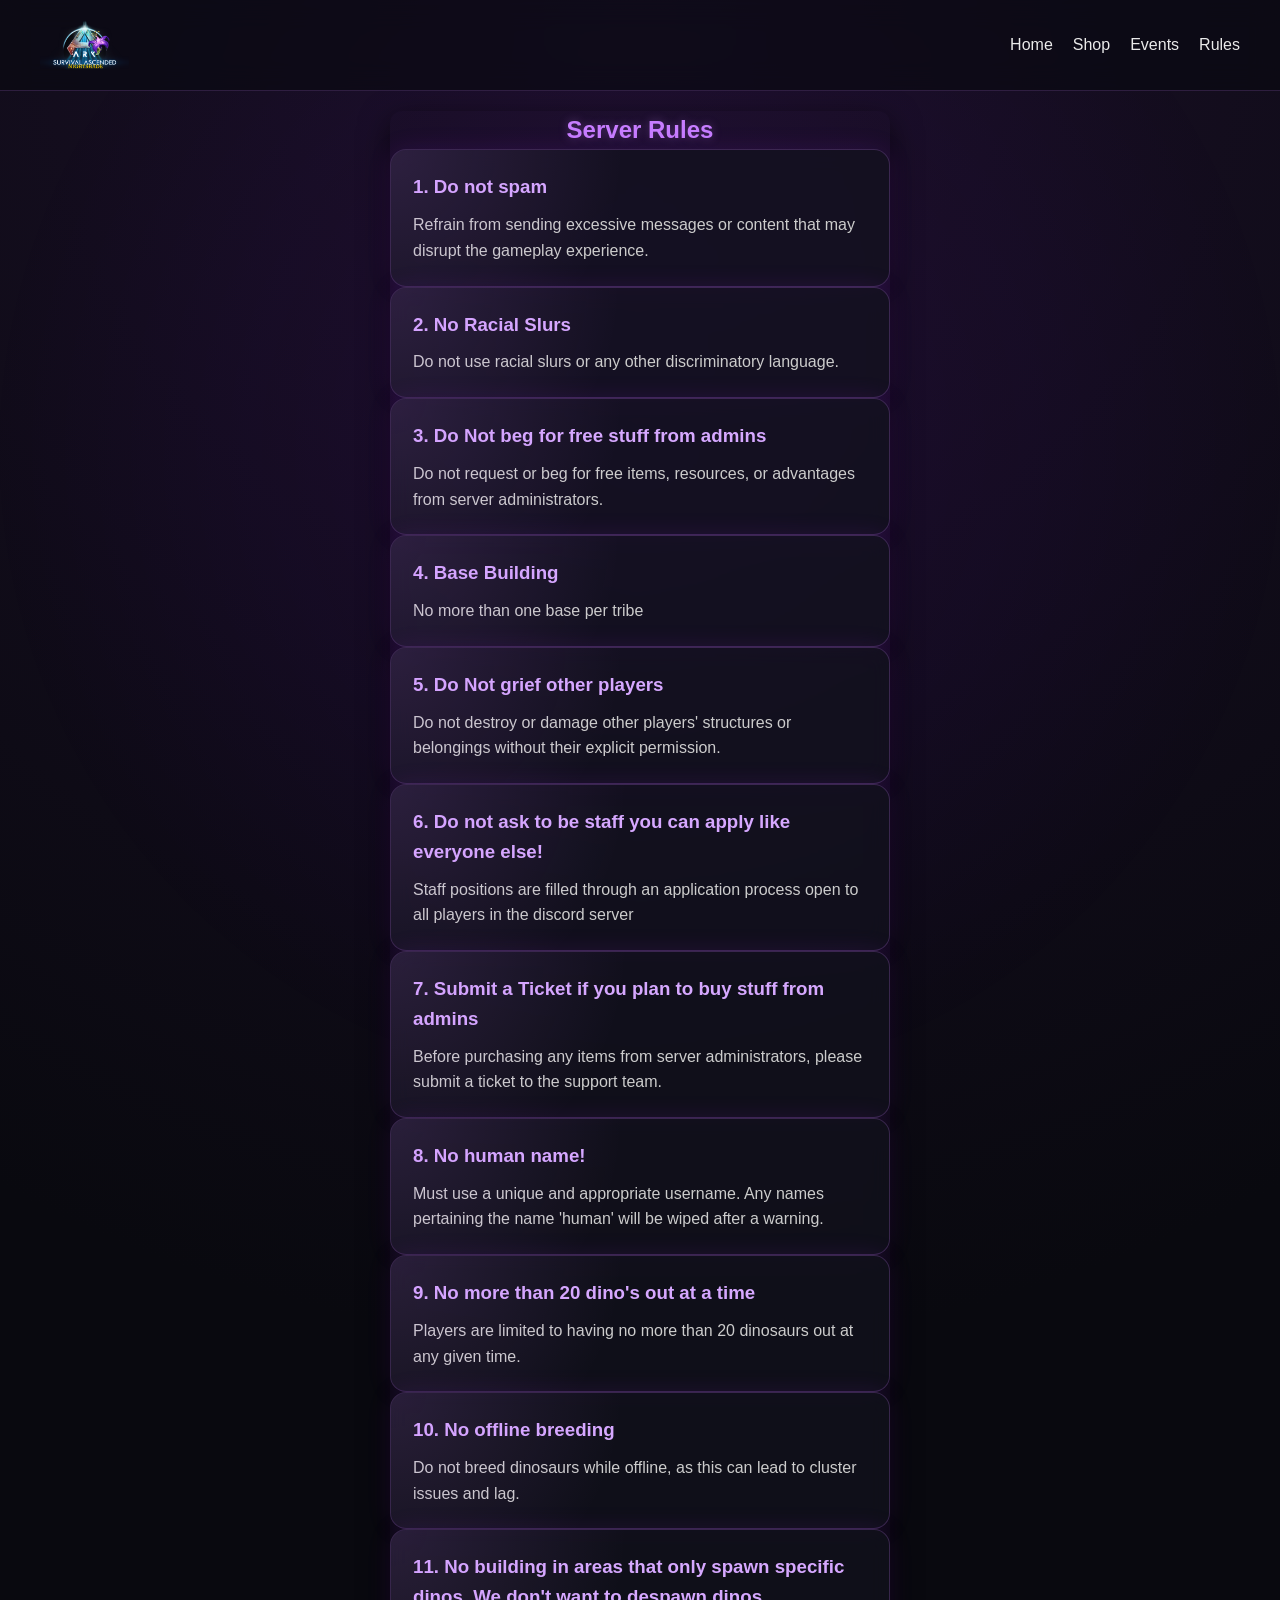
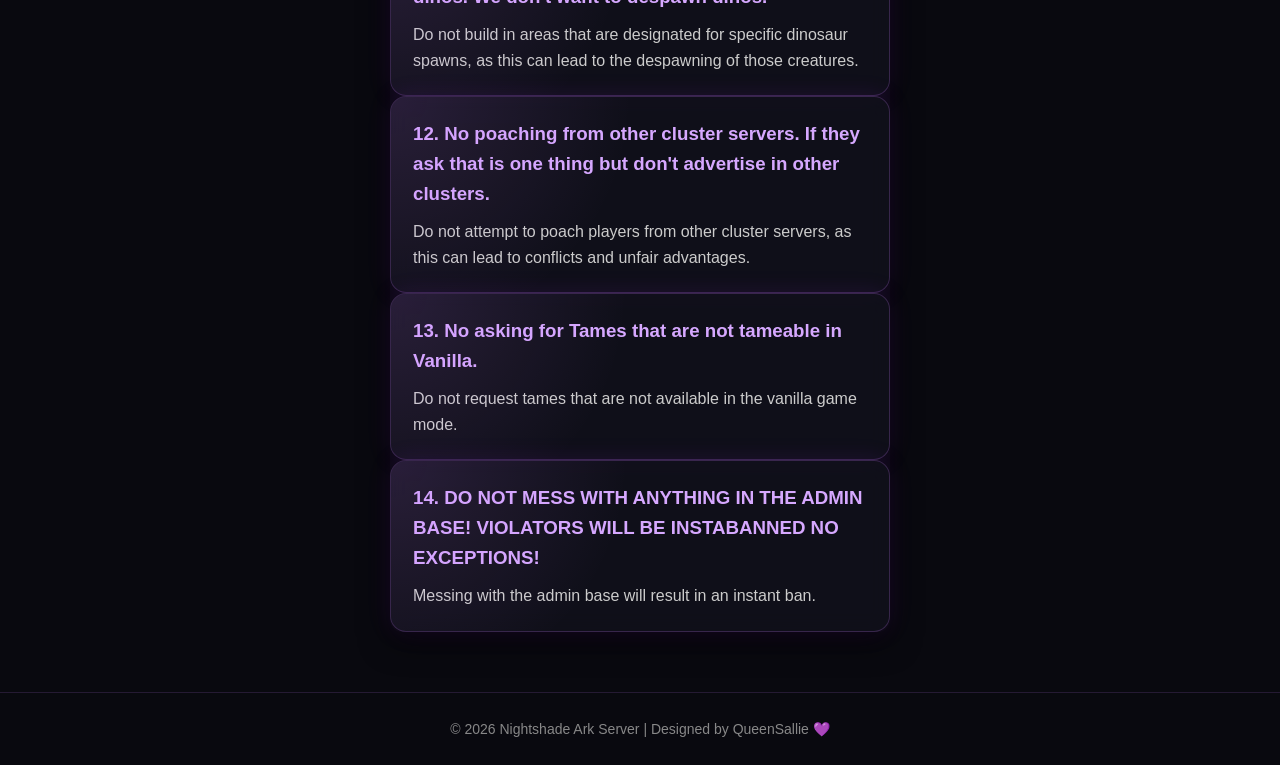
<file: rules.html>
<!DOCTYPE html>
<html lang="en">
<head>
    <meta charset="UTF-8">
    <meta name="viewport" content="width=device-width, initial-scale=1.0">
    <title>Nightshade Rules</title>
    <link rel="stylesheet" href="css/styles.css">
</head>

<body>

<!-- NAVIGATION -->
<header>
    <nav class="navbar">
        <a href="index.html" class="logo">
            <img src="images/logo-transparent.png" alt="Nightshade Logo">
        </a>
        <ul class="nav-links">
            <li><a href="index.html">Home</a></li>
            <li><a href="shop.html">Shop</a></li>
            <li><a href="events.html">Events</a></li>
            <li><a href="rules.html">Rules</a></li>
        </ul>
    </nav>
</header>

<!-- RULES SECTION -->
<section class="rules">
    <h2>Server Rules</h2>

    <div class="rule-card">
        <h3>1. Do not spam</h3>
        <p>Refrain from sending excessive messages or content that may disrupt the gameplay experience.</p>
    </div>

    <div class="rule-card">
        <h3>2. No Racial Slurs</h3>
        <p>Do not use racial slurs or any other discriminatory language.</p>
    </div>

    <div class="rule-card">
        <h3>3. Do Not beg for free stuff from admins</h3>
        <p>Do not request or beg for free items, resources, or advantages from server administrators.</p>
    </div>

    <div class="rule-card">
        <h3>4. Base Building</h3>
        <p>No more than one base per tribe</p>
    </div>

    <div class="rule-card">
        <h3>5. Do Not grief other players</h3>
        <p>Do not destroy or damage other players' structures or belongings without their explicit permission.</p>
    </div>

    <div class="rule-card">
        <h3>6. Do not ask to be staff you can apply like everyone else!</h3>
        <p>Staff positions are filled through an application process open to all players in the discord server</p>
    </div>

    <div class="rule-card">
        <h3>7. Submit a Ticket if you plan to buy stuff from admins</h3>
        <p>Before purchasing any items from server administrators, please submit a ticket to the support team.</p>
    </div>

    <div class="rule-card">
        <h3>8. No human name!</h3>
        <p>Must use a unique and appropriate username. Any names pertaining the name 'human' will be wiped after a warning.</p>
    </div>

    <div class="rule-card">
        <h3>9. No more than 20 dino's out at a time</h3>
        <p>Players are limited to having no more than 20 dinosaurs out at any given time.</p>
    </div>

    <div class="rule-card">
        <h3>10. No offline breeding</h3>
        <p>Do not breed dinosaurs while offline, as this can lead to cluster issues and lag.</p>
    </div>

    <div class="rule-card">
        <h3>11. No building in areas that only spawn specific dinos. We don't want to despawn dinos.</h3>
        <p>Do not build in areas that are designated for specific dinosaur spawns, as this can lead to the despawning of those creatures.</p>
    </div>

    <div class="rule-card">
        <h3>12. No poaching from other cluster servers. If they ask that is one thing but don't advertise in other clusters.</h3>
        <p>Do not attempt to poach players from other cluster servers, as this can lead to conflicts and unfair advantages.</p>
    </div>
    
    <div class="rule-card">
        <h3>13. No asking for Tames that are not tameable in Vanilla.</h3>
        <p>Do not request tames that are not available in the vanilla game mode.</p>
    </div>

    <div class="rule-card">
        <h3>14. DO NOT MESS WITH ANYTHING IN THE ADMIN BASE! VIOLATORS WILL BE INSTABANNED NO EXCEPTIONS!</h3>
        <p>Messing with the admin base will result in an instant ban.</p>
    </div>
</section>

<!-- FOOTER -->
<footer>
    <p>© 2026 Nightshade Ark Server | Designed by QueenSallie 💜</p>
</footer>

</body>
</html>
</file>
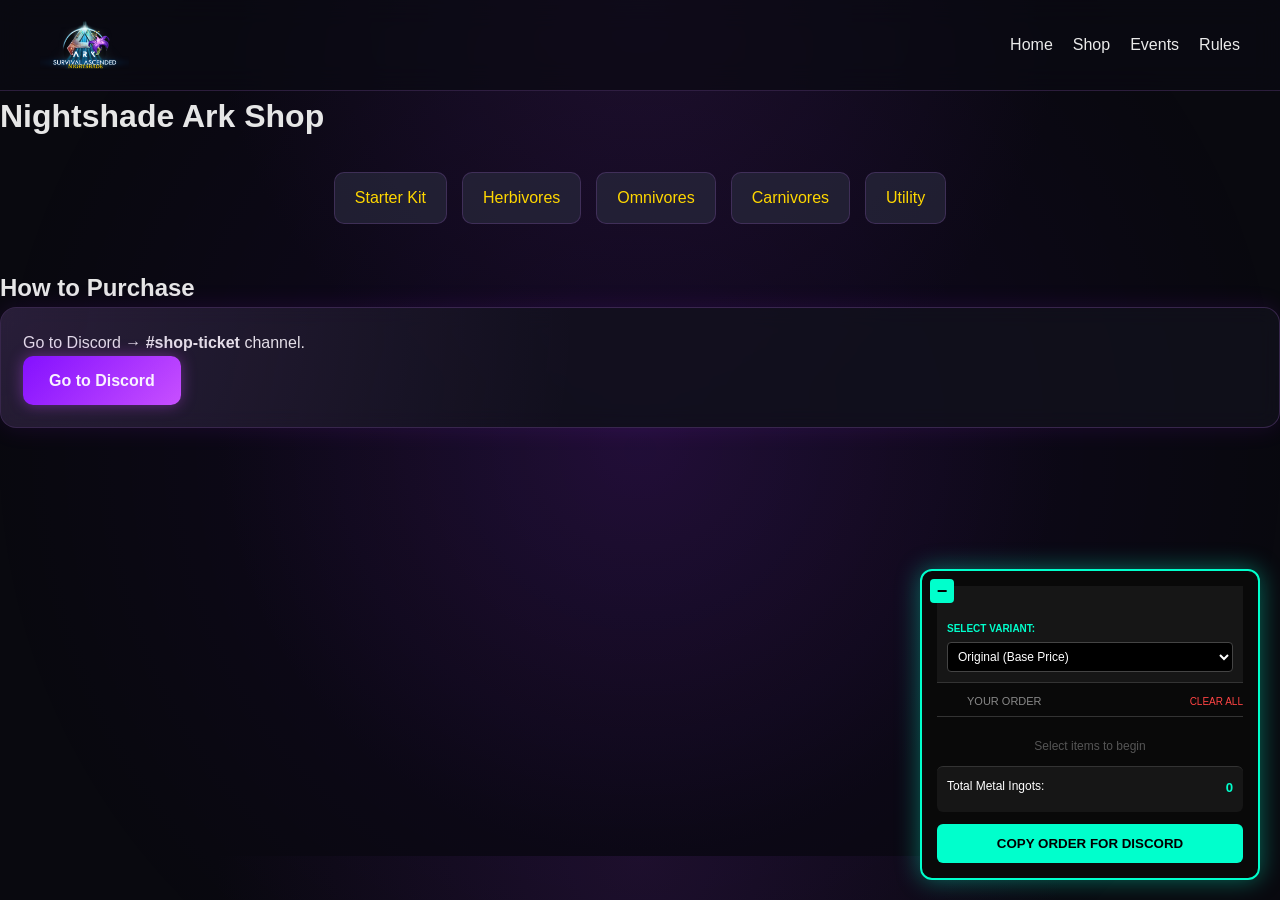
<file: shop.html>
<!DOCTYPE html>
<html lang="en">
<head>
    <meta charset="UTF-8">
    <title>Nightshade Ark Shop</title>
    <link rel="stylesheet" href="css/styles.css">
    <style>
    /* HUD STYLING */
    #shop-hud { position: fixed; bottom: 20px; right: 20px; width: 340px; background: rgba(10, 10, 10, 0.98); border: 2px solid #00ffcc; border-radius: 12px; padding: 15px; z-index: 10000; color: white; box-shadow: 0 0 25px rgba(0, 255, 204, 0.4); font-family: sans-serif; }
    .hud-header { display: flex; justify-content: space-between; font-size: 11px; color: #888; margin-bottom: 10px; border-bottom: 1px solid #333; padding-bottom: 5px; }
    .clear-btn { background: none; border: none; color: #ff4444; cursor: pointer; font-size: 10px; text-transform: uppercase; }
    #cart-items-list { max-height: 200px; overflow-y: auto; margin-bottom: 10px; }
    .cart-row { display: flex; justify-content: space-between; align-items: center; padding: 8px 0; border-bottom: 1px solid #222; }
    .item-controls { display: flex; align-items: center; gap: 5px; }
    .qty-input { width: 50px; background: #000; border: 1px solid #444; color: #00ffcc; text-align: center; border-radius: 4px; padding: 4px 0; font-weight: bold; font-size: 13px; }
    .qty-input:focus { border-color: #00ffcc; outline: none; }
    .qty-btn { background: #222; color: #00ffcc; border: 1px solid #00ffcc; border-radius: 4px; width: 24px; height: 24px; cursor: pointer; font-weight: bold; }
    .qty-btn:hover { background: #00ffcc; color: #000; }
    .item-name { font-size: 13px; flex-grow: 1; margin-left: 10px; color: #eee; text-align: left; overflow: hidden; text-overflow: ellipsis; white-space: nowrap; }
    .item-price-display { font-size: 13px; color: #00ffcc; font-weight: bold; margin-left: 5px; min-width: 60px; text-align: right; }
    .grand-total-section { background: rgba(255,255,255,0.05); padding: 10px; border-radius: 6px; margin-bottom: 12px; border-top: 1px solid #333; }
    .total-line { display: flex; justify-content: space-between; font-size: 12px; margin-bottom: 4px; }
    .total-line b { color: #00ffcc; font-size: 1.1em; }
    .hud-copy-btn { width: 100%; background: #00ffcc; color: #000; border: none; padding: 12px; border-radius: 6px; font-weight: bold; cursor: pointer; text-transform: uppercase; }
</style>
</head>

<body>


<nav class="navbar">
    <a href="index.html" class="logo">
        <img src="images/logo-transparent.png" alt="Nightshade Logo">
    </a>
    <ul class="nav-links">
        <li><a href="index.html">Home</a></li>
        <li><a href="shop.html">Shop</a></li>
        <li><a href="events.html">Events</a></li>
        <li><a href="rules.html">Rules</a></li>
    </ul>
</nav>

<header class="shop-header">
    <h1>Nightshade Ark Shop</h1>
</header>

<section class="shop-tabs">
    <a href="free-starter-kit.html">Starter Kit</a>
    <a href="herbivores.html">Herbivores</a>
    <a href="omnivores.html">Omnivores</a>
    <a href="carnivores.html">Carnivores</a>
    <a href="utility-special.html">Utility</a>
</section>

<section class="shop-section">
    <h2>How to Purchase</h2>
    <div class="info-card center">
        <p>Go to Discord → <strong>#shop-ticket</strong> channel.</p>
        <a href="https://discord.gg/8NeNgTQu6d" class="discord-button">Go to Discord</a>
    </div>
</section>

<!-- SHOPPING LIST -->
<div id="shop-hud">
    <button id="hud-toggle" onclick="toggleHud()">−</button>
    
    <div id="hud-content">
        <div style="padding: 35px 10px 10px 10px; background: rgba(255,255,255,0.05); border-bottom: 1px solid #333; margin-bottom: 10px;">
            <label style="font-size: 10px; color: #00ffcc; display: block; margin-bottom: 5px; font-weight: bold;">SELECT VARIANT:</label>
            <select id="variant-master" style="width: 100%; background: #000; color: #fff; border: 1px solid #444; border-radius: 4px; padding: 6px; font-size: 12px;">
                <option value="0">Original (Base Price)</option>
                <option value="2500">Tek (+2,500)</option>
                <option value="2500">Proto (+2,500)</option>
                <option value="2500">Myth (+2,500)</option>
                <option value="2500">Eerie (+2,500)</option>
            </select>
        </div>

        <div class="hud-header">
            <span>YOUR ORDER</span>
            <button onclick="clearCart()" class="clear-btn">Clear All</button>
        </div>
        
        <div id="cart-items-list"></div>
        
        <div class="grand-total-section">
            <div class="total-line">
                <span>Total Metal Ingots:</span>
                <b id="totalIng">0</b>
            </div>
        </div>
        
        <button onclick="copyHudTicket()" class="hud-copy-btn">COPY ORDER FOR DISCORD</button>
    </div> 
</div> 
<script>
    let cart = JSON.parse(localStorage.getItem('arkShopCart')) || [];

    function renderCart() {
        const list = document.getElementById('cart-items-list');
        if (!list) return;
        list.innerHTML = '';
        if (cart.length === 0) {
            list.innerHTML = '<p style="text-align:center; color:#555; font-size:12px; margin-top:10px;">Select items to begin</p>';
        }
        cart.forEach(item => {
            list.innerHTML += `<div class="cart-row">
                <div class="item-controls">
                    <button class="qty-btn" onclick="updateQuantity('${item.name}', -1)">-</button>
                    <input type="number" class="qty-input" value="${item.qty}" oninput="handleManualQty('${item.name}', this.value, this)">
                    <button class="qty-btn" onclick="updateQuantity('${item.name}', 1)">+</button>
                </div>
                <span class="item-name">${item.name}</span>
                <span class="item-price-display">${(item.price * item.qty).toLocaleString()}</span>
            </div>`;
        });
        calculateTotalsOnly();
        localStorage.setItem('arkShopCart', JSON.stringify(cart));
    }

    function updateQuantity(name, change) {
        const idx = cart.findIndex(i => i.name === name);
        if (idx !== -1) {
            cart[idx].qty += change;
            if (cart[idx].qty <= 0) cart.splice(idx, 1);
            renderCart();
        }
    }

    function handleManualQty(name, newQty, input) {
        const idx = cart.findIndex(i => i.name === name);
        if (idx !== -1) {
            const val = parseInt(newQty);
            cart[idx].qty = isNaN(val) ? 0 : val;
            const row = input.closest('.cart-row');
            row.querySelector('.item-price-display').innerText = (cart[idx].qty * cart[idx].price).toLocaleString();
            localStorage.setItem('arkShopCart', JSON.stringify(cart));
            calculateTotalsOnly();
        }
    }

    function calculateTotalsOnly() {
        let total = 0;
        cart.forEach(i => total += (i.price * i.qty));
        const ingDisplay = document.getElementById('totalIng');
        if (ingDisplay) ingDisplay.innerText = total.toLocaleString();
    }

    function clearCart() { cart = []; renderCart(); }

    function copyHudTicket() {
        if (cart.length === 0) return alert("Cart is empty!");
        
        let summary = "--- NIGHTSHADE SHOP ORDER ---\n";
        cart.forEach(i => { 
            if(i.qty > 0) summary += `${i.qty}x ${i.name} (${(i.price * i.qty).toLocaleString()} Ingots)\n`; 
        });

        // Pulling only the Ingot number from the screen
        const ingTotal = document.getElementById('totalIng').innerText;
        summary += `\nTOTAL COST: ${ingTotal} Metal Ingots`;

        navigator.clipboard.writeText(summary).then(() => alert("Order copied!"));
    }

    window.addEventListener('load', renderCart);
    function toggleHud() {
    const hud = document.getElementById('shop-hud');
    const btn = document.getElementById('hud-toggle');
    
    // Switch the 'collapsed' class on or off
    hud.classList.toggle('collapsed');
    
    // Change the button symbol
    if (hud.classList.contains('collapsed')) {
        btn.innerText = '+';
    } else {
        btn.innerText = '−';
    }
}

document.addEventListener('click', (e) => {
    const card = e.target.closest('.dino-card') || e.target.closest('.item-card');
    
    // Safety check: Don't trigger if they clicked inside the HUD or on the dropdown itself
    if (card && !e.target.closest('#shop-hud')) {
        const nameEl = card.querySelector('h3') || card.querySelector('h2');
        const priceEl = card.querySelector('.price');
        
        if (nameEl && priceEl) {
            const baseName = nameEl.innerText.trim();
            const basePrice = Number(priceEl.innerText.replace(/[^0-9.]/g, ''));
            
            const variantPicker = document.getElementById('variant-master');
            const extraPrice = Number(variantPicker.value);
            
            // This safely extracts the word ("Tek", "Proto", "Original")
            const variantText = variantPicker.options[variantPicker.selectedIndex].text.split(' (')[0];

            // FIX: If it's "Original", match it EXACTLY with the base name so it doesn't duplicate
            const fullName = (variantText === "Original" || variantText === "Original (Base Price)") ? baseName : `${variantText} ${baseName}`;
            const finalPrice = basePrice + extraPrice;

            const index = cart.findIndex(i => i.name === fullName);
            if (index !== -1) { 
                cart[index].qty += 1; 
            } else { 
                cart.push({ name: fullName, price: finalPrice, qty: 1 }); 
            }
            
            renderCart();
        }
    }
});

</script>

</body>
</html>
</file>
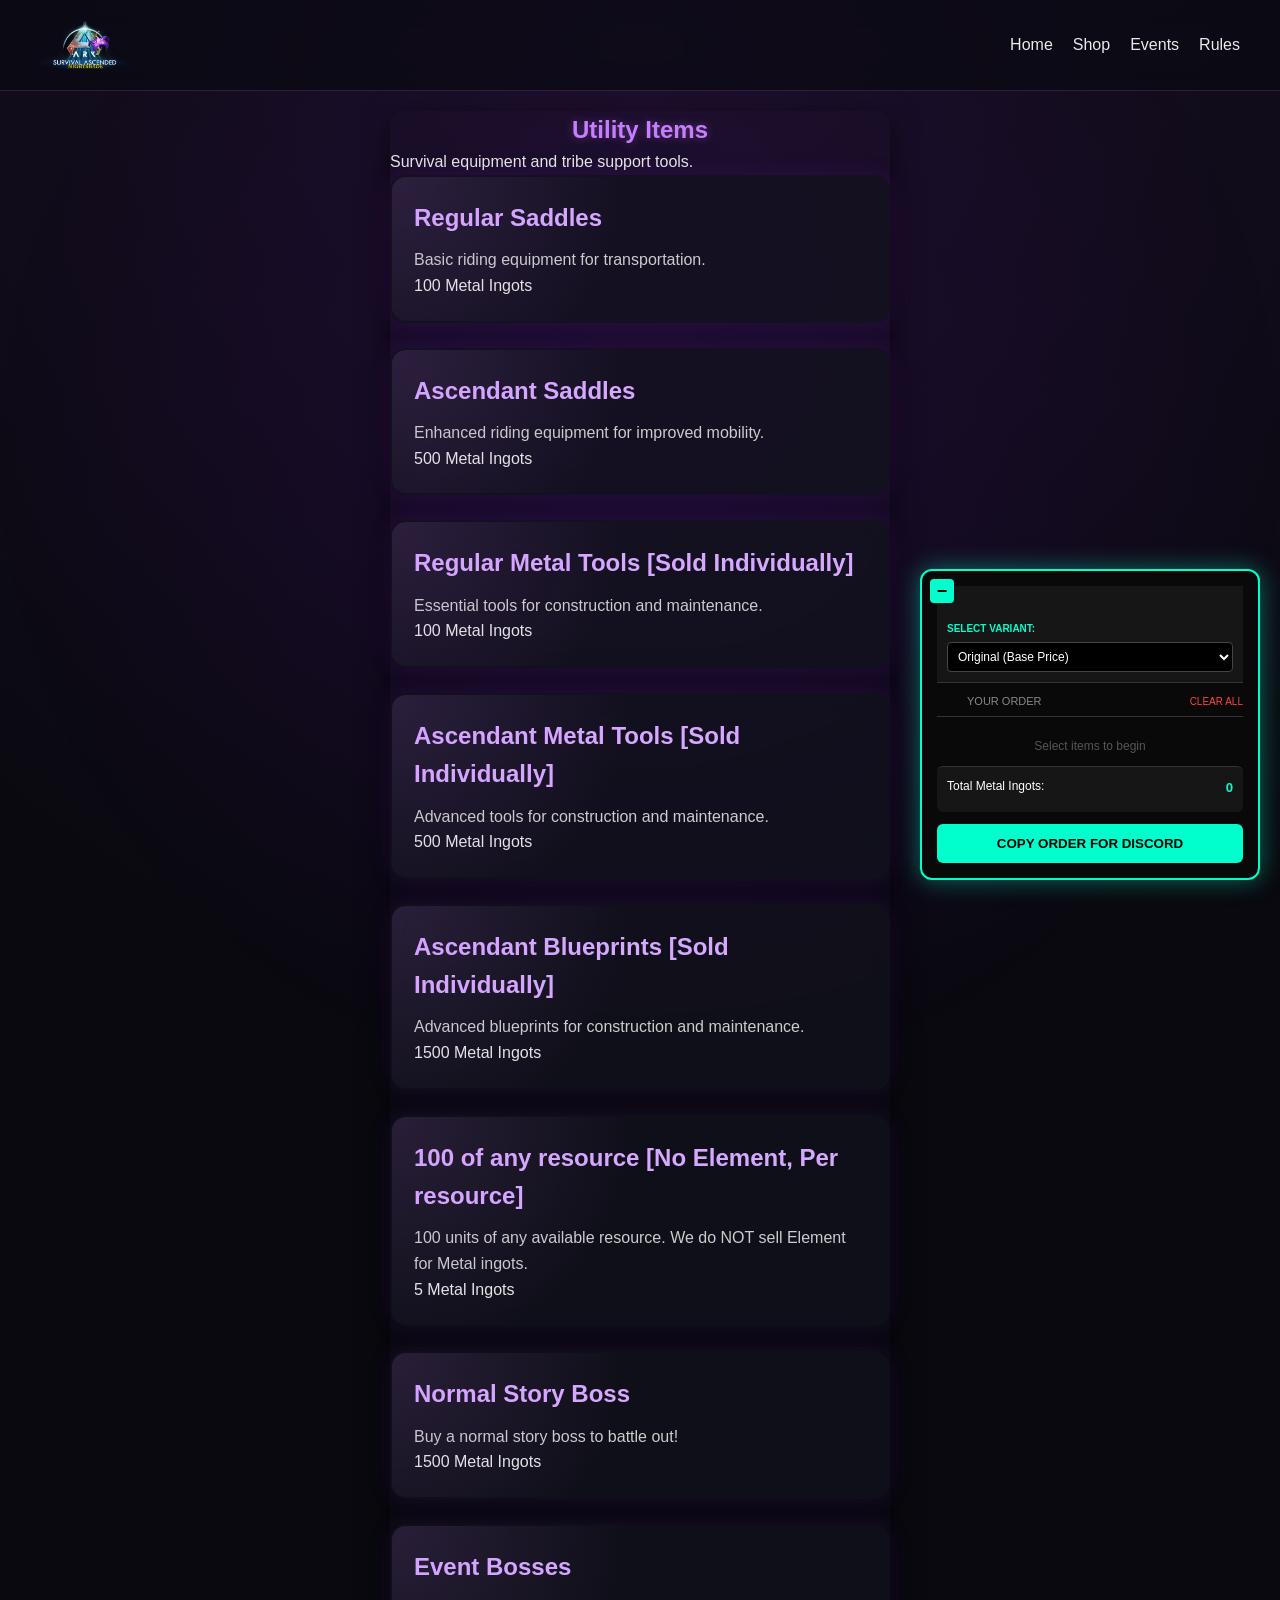
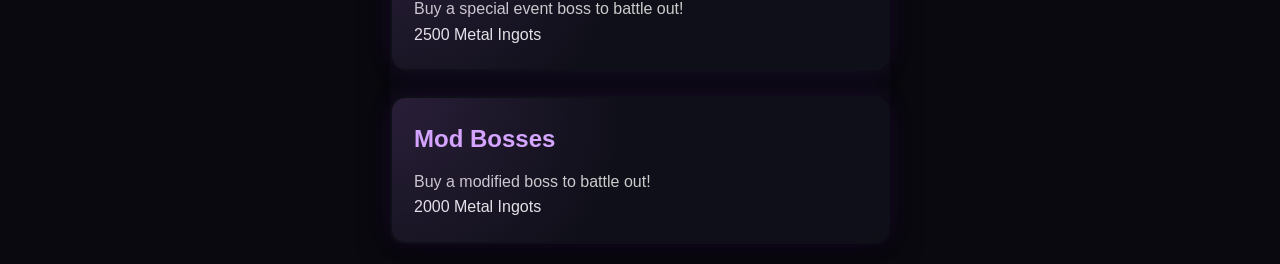
<file: utility-special.html>
<!DOCTYPE html>
<html lang="en">

<head>
    <meta charset="UTF-8">
    <meta name="viewport" content="width=device-width, initial-scale=1.0">
    <title>Utility Items - Nightshade Ark</title>
    <link rel="stylesheet" href="css/styles.css">
    <style>
        /* HUD STYLING - Consistent across all shop pages */
        #shop-hud { position: fixed; bottom: 20px; right: 20px; width: 340px; background: rgba(10, 10, 10, 0.98); border: 2px solid #00ffcc; border-radius: 12px; padding: 15px; z-index: 10000; color: white; box-shadow: 0 0 25px rgba(0, 255, 204, 0.4); font-family: sans-serif; }
        .hud-header { display: flex; justify-content: space-between; font-size: 11px; color: #888; margin-bottom: 10px; border-bottom: 1px solid #333; padding-bottom: 5px; }
        .clear-btn { background: none; border: none; color: #ff4444; cursor: pointer; font-size: 10px; text-transform: uppercase; }
        #cart-items-list { max-height: 200px; overflow-y: auto; margin-bottom: 10px; }
        .cart-row { display: flex; justify-content: space-between; align-items: center; padding: 8px 0; border-bottom: 1px solid #222; }
        .item-controls { display: flex; align-items: center; gap: 5px; }
        .qty-input { width: 50px; background: #000; border: 1px solid #444; color: #00ffcc; text-align: center; border-radius: 4px; padding: 4px 0; font-weight: bold; font-size: 13px; }
        .qty-input:focus { border-color: #00ffcc; outline: none; }
        .qty-btn { background: #222; color: #00ffcc; border: 1px solid #00ffcc; border-radius: 4px; width: 24px; height: 24px; cursor: pointer; font-weight: bold; }
        .qty-btn:hover { background: #00ffcc; color: #000; }
        .item-name { font-size: 13px; flex-grow: 1; margin-left: 10px; color: #eee; text-align: left; overflow: hidden; text-overflow: ellipsis; white-space: nowrap; }
        .item-price-display { font-size: 13px; color: #00ffcc; font-weight: bold; margin-left: 5px; min-width: 60px; text-align: right; }
        .grand-total-section { background: rgba(255,255,255,0.05); padding: 10px; border-radius: 6px; margin-bottom: 12px; border-top: 1px solid #333; }
        .total-line { display: flex; justify-content: space-between; font-size: 12px; margin-bottom: 4px; }
        .total-line b { color: #00ffcc; font-size: 1.1em; }
        .hud-copy-btn { width: 100%; background: #00ffcc; color: #000; border: none; padding: 12px; border-radius: 6px; font-weight: bold; cursor: pointer; text-transform: uppercase; }
        /* Clickable cards feedback */
        .item-card { cursor: pointer !important; transition: 0.2s; border: 2px solid transparent !important; }
        .item-card:hover { border-color: #00ffcc !important; background: rgba(0, 255, 204, 0.05); }
    </style>
</head>

<body>

<header>
    <nav class="navbar">
        <a href="index.html" class="logo">
            <img src="images/logo-transparent.png" alt="Nightshade Logo">
        </a>
        <ul class="nav-links">
            <li><a href="index.html">Home</a></li>
            <li><a href="shop.html">Shop</a></li>
            <li><a href="events.html">Events</a></li>
            <li><a href="rules.html">Rules</a></li>
        </ul>
    </nav>
</header>

<main class="shop-page">
    <section class="shop-hero">
        <h1>Utility Items</h1>
        <p>Survival equipment and tribe support tools.</p>
    </section>

    <section class="shop-grid">
        <div class="item-card">
            <h2>Regular Saddles</h2>
            <p>Basic riding equipment for transportation.</p>
            <span class="price">100 Metal Ingots</span>
        </div>
        <div class="item-card">
            <h2>Ascendant Saddles</h2>
            <p>Enhanced riding equipment for improved mobility.</p>
            <span class="price">500 Metal Ingots</span>
        </div>
        <div class="item-card">
            <h2>Regular Metal Tools [Sold Individually]</h2>
            <p>Essential tools for construction and maintenance.</p>
            <span class="price">100 Metal Ingots</span>
        </div>
        <div class="item-card">
            <h2>Ascendant Metal Tools [Sold Individually]</h2>
            <p>Advanced tools for construction and maintenance.</p>
            <span class="price">500 Metal Ingots</span>
        </div>
        <div class="item-card">
            <h2>Ascendant Blueprints [Sold Individually]</h2>
            <p>Advanced blueprints for construction and maintenance.</p>
            <span class="price">1500 Metal Ingots</span>
        </div>
        <div class="item-card">
            <h2>100 of any resource [No Element, Per resource]</h2>
            <p>100 units of any available resource. We do NOT sell Element for Metal ingots.</p>
            <span class="price">5 Metal Ingots</span>
        </div>
        <div class="item-card">
            <h2>Normal Story Boss</h2>
            <p>Buy a normal story boss to battle out!</p>
            <span class="price">1500 Metal Ingots</span>
        </div>
        <div class="item-card">
            <h2>Event Bosses</h2>
            <p>Buy a special event boss to battle out!</p>
            <span class="price">2500 Metal Ingots</span>
        </div>
        <div class="item-card">
            <h2>Mod Bosses</h2>
            <p>Buy a modified boss to battle out!</p>
            <span class="price">2000 Metal Ingots</span>
        </div>
    </section>
</main>

<!-- SHOPPING LIST -->
<div id="shop-hud">
    <button id="hud-toggle" onclick="toggleHud()">−</button>
    
    <div id="hud-content">
        <div style="padding: 35px 10px 10px 10px; background: rgba(255,255,255,0.05); border-bottom: 1px solid #333; margin-bottom: 10px;">
            <label style="font-size: 10px; color: #00ffcc; display: block; margin-bottom: 5px; font-weight: bold;">SELECT VARIANT:</label>
            <select id="variant-master" style="width: 100%; background: #000; color: #fff; border: 1px solid #444; border-radius: 4px; padding: 6px; font-size: 12px;">
                <option value="0">Original (Base Price)</option>
                <option value="2500">Tek (+2,500)</option>
                <option value="2500">Proto (+2,500)</option>
                <option value="2500">Myth (+2,500)</option>
                <option value="2500">Eerie (+2,500)</option>
            </select>
        </div>

        <div class="hud-header">
            <span>YOUR ORDER</span>
            <button onclick="clearCart()" class="clear-btn">Clear All</button>
        </div>
        
        <div id="cart-items-list"></div>
        
        <div class="grand-total-section">
            <div class="total-line">
                <span>Total Metal Ingots:</span>
                <b id="totalIng">0</b>
            </div>
        </div>
        
        <button onclick="copyHudTicket()" class="hud-copy-btn">COPY ORDER FOR DISCORD</button>
    </div> 
</div> 
<script>
    let cart = JSON.parse(localStorage.getItem('arkShopCart')) || [];

    function renderCart() {
        const list = document.getElementById('cart-items-list');
        if (!list) return;
        list.innerHTML = '';
        if (cart.length === 0) {
            list.innerHTML = '<p style="text-align:center; color:#555; font-size:12px; margin-top:10px;">Select items to begin</p>';
        }
        cart.forEach(item => {
            list.innerHTML += `<div class="cart-row">
                <div class="item-controls">
                    <button class="qty-btn" onclick="updateQuantity('${item.name}', -1)">-</button>
                    <input type="number" class="qty-input" value="${item.qty}" oninput="handleManualQty('${item.name}', this.value, this)">
                    <button class="qty-btn" onclick="updateQuantity('${item.name}', 1)">+</button>
                </div>
                <span class="item-name">${item.name}</span>
                <span class="item-price-display">${(item.price * item.qty).toLocaleString()}</span>
            </div>`;
        });
        calculateTotalsOnly();
        localStorage.setItem('arkShopCart', JSON.stringify(cart));
    }

    document.addEventListener('click', (e) => {
    const card = e.target.closest('.dino-card') || e.target.closest('.item-card');
    
    // Safety check: Don't trigger if they clicked inside the HUD or on the dropdown itself
    if (card && !e.target.closest('#shop-hud')) {
        const nameEl = card.querySelector('h3') || card.querySelector('h2');
        const priceEl = card.querySelector('.price');
        
        if (nameEl && priceEl) {
            const baseName = nameEl.innerText.trim();
            const basePrice = Number(priceEl.innerText.replace(/[^0-9.]/g, ''));
            
            const variantPicker = document.getElementById('variant-master');
            const extraPrice = Number(variantPicker.value);
            
            // This safely extracts the word ("Tek", "Proto", "Original")
            const variantText = variantPicker.options[variantPicker.selectedIndex].text.split(' (')[0];

            // FIX: If it's "Original", match it EXACTLY with the base name so it doesn't duplicate
            const fullName = (variantText === "Original" || variantText === "Original (Base Price)") ? baseName : `${variantText} ${baseName}`;
            const finalPrice = basePrice + extraPrice;

            const index = cart.findIndex(i => i.name === fullName);
            if (index !== -1) { 
                cart[index].qty += 1; 
            } else { 
                cart.push({ name: fullName, price: finalPrice, qty: 1 }); 
            }
            
            renderCart();
        }
    }
});


    function updateQuantity(name, change) {
        const idx = cart.findIndex(i => i.name === name);
        if (idx !== -1) {
            cart[idx].qty += change;
            if (cart[idx].qty <= 0) cart.splice(idx, 1);
            renderCart();
        }
    }

    function handleManualQty(name, newQty, input) {
        const idx = cart.findIndex(i => i.name === name);
        if (idx !== -1) {
            const val = parseInt(newQty);
            cart[idx].qty = isNaN(val) ? 0 : val;
            const row = input.closest('.cart-row');
            row.querySelector('.item-price-display').innerText = (cart[idx].qty * cart[idx].price).toLocaleString();
            localStorage.setItem('arkShopCart', JSON.stringify(cart));
            calculateTotalsOnly();
        }
    }

    function calculateTotalsOnly() {
        let total = 0;
        cart.forEach(i => total += (i.price * i.qty));
        const ingDisplay = document.getElementById('totalIng');
        if (ingDisplay) ingDisplay.innerText = total.toLocaleString();
    }

    function clearCart() { cart = []; renderCart(); }

    function copyHudTicket() {
        if (cart.length === 0) return alert("Cart is empty!");
        
        let summary = "--- NIGHTSHADE SHOP ORDER ---\n";
        cart.forEach(i => { 
            if(i.qty > 0) summary += `${i.qty}x ${i.name} (${(i.price * i.qty).toLocaleString()} Ingots)\n`; 
        });

        // Pulling only the Ingot number from the screen
        const ingTotal = document.getElementById('totalIng').innerText;
        summary += `\nTOTAL COST: ${ingTotal} Metal Ingots`;

        navigator.clipboard.writeText(summary).then(() => alert("Order copied!"));
    }

    window.addEventListener('load', renderCart);
    function toggleHud() {
    const hud = document.getElementById('shop-hud');
    const btn = document.getElementById('hud-toggle');
    
    // Switch the 'collapsed' class on or off
    hud.classList.toggle('collapsed');
    
    // Change the button symbol
    if (hud.classList.contains('collapsed')) {
        btn.innerText = '+';
    } else {
        btn.innerText = '−';
    }
}
</script>

</body>
</html>
</file>
<file: css/styles.css>
/* =========================
   RESET
========================= */

* {
    margin: 0;
    padding: 0;
    box-sizing: border-box;
}

/* =========================
   BODY
========================= */

body {
    font-family: Arial, sans-serif;

    background:
        radial-gradient(circle at top, #1b1028 0%, #09090f 55%);

    background-color: #09090f;

    color: #e6e6e6;

    line-height: 1.6;

    overflow-x: hidden;

    position: relative;
}

/* Ambient glow */
body::after {
    content: "";

    position: fixed;

    top: -20%;
    left: -20%;

    width: 140%;
    height: 140%;

    background:
        radial-gradient(
            circle,
            rgba(120,0,255,0.08),
            transparent 60%
        );

    pointer-events: none;

    z-index: -2;
}

/* =========================
   NAVBAR
========================= */

.navbar {
    display: flex;
    justify-content: space-between;
    align-items: center;

    padding: 20px 40px;

    background:
        rgba(10,10,18,0.72);

    backdrop-filter: blur(14px);

    border-bottom:
        1px solid rgba(199,125,255,0.18);

    position: sticky;
    top: 0;

    z-index: 1000;
}

.logo img {
    height: 50px;
    width: auto;
    display: block;
}

.nav-links {
    list-style: none;
    display: flex;
    gap: 20px;
}

.nav-links a {
    text-decoration: none;
    color: #EAEAEA;
    transition: 0.25s ease;
}

.nav-links a:hover {
    color: #c77dff;
    text-shadow: 0 0 12px rgba(199,125,255,0.7);
}

/* =========================
   HERO
========================= */

.hero {
    position: relative;

    min-height: 85vh;

    display: flex;
    justify-content: center;
    align-items: center;

    text-align: center;

    overflow: hidden;

    background:
        linear-gradient(
            rgba(10,10,18,0.55),
            rgba(10,10,18,0.88)
        ),
        url('../images/arkbackground-clean-wip.png')
        no-repeat center center;

    background-size: cover;
    background-attachment: fixed;
}

.hero::before {
    content: "";

    position: absolute;
    inset: 0;

    background:
        linear-gradient(
            rgba(10,10,20,0.15),
            rgba(10,10,20,0.4)
        ),
        url('../images/fog.png');

    background-size: cover;

    opacity: 0.16;

    animation: fogMove 90s linear infinite;

    pointer-events: none;
}

@keyframes fogMove {
    from {
        transform: translateX(0);
    }

    to {
        transform: translateX(-500px);
    }
}

.hero-content {
    position: relative;
    z-index: 2;

    animation: fadeIn 1.5s ease;
}

.hero h2 {
    font-size: 58px;

    color: #f0d8ff;

    text-shadow:
        0 0 15px rgba(106,13,173,0.7),
        0 0 30px rgba(199,125,255,0.25);

    margin-bottom: 15px;
}

.hero p {
    color: #cccccc;
    margin-bottom: 25px;
    font-size: 18px;
}

/* =========================
   BUTTONS
========================= */

.btn-primary,
.discord-button,
.server-cards .card .btn {
    display: inline-block;

    background:
        linear-gradient(135deg, #7a00ff, #c84bff);

    color: white;

    padding: 12px 26px;

    border-radius: 10px;

    text-decoration: none;
    font-weight: bold;

    transition: all 0.25s ease;

    box-shadow:
        0 0 15px rgba(200, 75, 255, 0.4);
}

.btn-primary:hover,
.discord-button:hover,
.server-cards .card .btn:hover {
    transform: translateY(-3px) scale(1.03);

    box-shadow:
        0 0 25px rgba(200, 75, 255, 0.7);
}

/* =========================
   SECTIONS
========================= */

.about,
.rules,
.events-page,
.shop-page,
.maps,
.original-server .server-image img {

    width: 500px;
    max-width: 90%;

    height: auto;

    display: block;

    margin: 20px auto;

    border-radius: 12px;

    box-shadow:
        0 10px 30px rgba(0,0,0,0.6);

    transition:
        transform 0.3s,
        box-shadow 0.3s;
}


.about h2,
.rules h2,
.maps h2,
.events-hero h1,
.shop-hero h1,
.original-server h2 {
    color: #c77dff;

    text-shadow:
        0 0 10px rgba(199,125,255,0.35);
    
    text-align: center;

    display: flex;
    flex-direction: column;
    align-items: center;
}
.original-server p {
    font-size: 1.1rem;

    max-width: 800px;

    margin: 0 auto 40px auto;

    line-height: 1.8;

    color: #ccc;

    text-align: center;
}

/* =========================
   FEATURES / GRIDS
========================= */

.features,
.server-cards,
.map-gallery,
.depth-container {
    display: flex;
    justify-content: center;
    gap: 25px;
    flex-wrap: wrap;
}

.dino-grid,
.shop-grid,
.events-container {
    display: grid;

    grid-template-columns:
        repeat(auto-fit, minmax(240px, 1fr));

    gap: 25px;
}

/* =========================
   UNIVERSAL CARD STYLE
========================= */

.card,
.rule-card,
.event-card,
.item-card,
.dino-card,
.info-card,
.starter-card,
.server-cards .card,
.forum-box,
.depth-card {

    background:
        rgba(18, 18, 30, 0.72);

    backdrop-filter: blur(10px);

    border:
        1px solid rgba(199,125,255,0.22);

    border-radius: 16px;

    padding: 22px;

    box-shadow:
        0 0 25px rgba(160,32,240,0.12);

    transition:
        transform 0.2s ease,
        box-shadow 0.25s ease;

    position: relative;

    overflow: hidden;
}

.card::before,
.rule-card::before,
.event-card::before,
.item-card::before,
.dino-card::before,
.info-card::before,
.starter-card::before,
.depth-card::before {
    content: "";

    position: absolute;
    inset: 0;

    background:
        radial-gradient(
            circle at top left,
            rgba(199,125,255,0.14),
            transparent 45%
        );

    pointer-events: none;
}

.card:hover,
.rule-card:hover,
.event-card:hover,
.item-card:hover,
.dino-card:hover,
.info-card:hover,
.starter-card:hover,
.server-cards .card:hover,
.depth-card:hover {

    transform:
        translateY(-6px)
        scale(1.01);

    box-shadow:
        0 0 35px rgba(160,32,240,0.35);
}

/* =========================
   CARD TEXT
========================= */

.card h3,
.rule-card h3,
.event-card h2,
.item-card h2,
.dino-card h3,
.depth-card h2,
.server-cards .card h3 {

    color: #d6a8ff;

    margin-bottom: 10px;
}

.card p,
.rule-card p,
.event-card p,
.item-card p,
.dino-card p,
.depth-card p,
.server-cards .card p {

    color: #cccccc;
}

/* =========================
   DINO IMAGES
========================= */

.dino-card img,
.server-cards .card img,
.map-item img {
    width: 100%;

    border-radius: 12px;

    transition:
        transform 0.25s ease,
        box-shadow 0.25s ease;
}

.dino-card img:hover,
.map-item img:hover {
    transform: scale(1.03);

    box-shadow:
        0 10px 30px rgba(0,0,0,0.5);
}

/* =========================
   SHOP TABS
========================= */

.shop-tabs {
    display: flex;
    justify-content: center;
    gap: 15px;
    flex-wrap: wrap;

    margin: 30px 0 45px;
}

.shop-tabs a {
    background:
        rgba(40,40,60,0.7);

    border:
        1px solid rgba(199,125,255,0.18);

    color: #FFD700;

    padding: 12px 20px;

    border-radius: 10px;

    text-decoration: none;

    transition: all 0.25s ease;
}

.shop-tabs a:hover {
    background: #A020F0;

    color: white;

    box-shadow:
        0 0 18px rgba(160,32,240,0.45);
}

/* =========================
   FORUM
========================= */

.forum-section {
    margin-top: 70px;
    text-align: center;
}

.forum-section h2 {
    color: #c77dff;
    margin-bottom: 12px;
}

#forum-embed {
    width: 100%;
}

.forum-box iframe {
    border-radius: 12px;
}

/* =========================
   DEPTH EFFECTS
========================= */

.depth-container {
    perspective: 1200px;
}

.depth-card {
    width: 280px;

    min-height: 220px;

    transform-style: preserve-3d;

    transition:
        transform 0.08s ease-out,
        box-shadow 0.2s ease;

    cursor: pointer;
}

.depth-card h2 {
    transform: translateZ(40px);
}

.depth-card p {
    transform: translateZ(25px);
}

.depth-card::after {
    content: "";

    position: absolute;

    width: 220px;
    height: 220px;

    background:
        radial-gradient(
            circle,
            rgba(199,125,255,0.18),
            transparent 70%
        );

    pointer-events: none;
}

/* =========================
   FOOTER
========================= */

.footer,
footer {
    text-align: center;

    padding: 25px;

    margin-top: 60px;

    border-top:
        1px solid rgba(199,125,255,0.15);

    color: #888;

    font-size: 14px;

    background:
        rgba(10,10,18,0.55);
}

/* =========================
   ANIMATIONS
========================= */

@keyframes fadeIn {
    from {
        opacity: 0;
        transform: translateY(20px);
    }

    to {
        opacity: 1;
        transform: translateY(0);
    }
}

/* =========================
   MOBILE
========================= */

@media (max-width: 768px) {

    .navbar {
        flex-direction: column;
        gap: 15px;
    }

    .hero h2 {
        font-size: 38px;
    }

    .hero p {
        font-size: 16px;
    }

    .features,
    .server-cards,
    .map-gallery {
        flex-direction: column;
        align-items: center;
    }

    .shop-tabs {
        flex-direction: column;
        align-items: center;
    }
}
/* =========================
   SHOP HUD (FLOATING CART)
========================= */

/* When the HUD is open */
#shop-hud {
    position: fixed;
    bottom: 20px;
    right: 20px;
    width: 340px;
    height: auto !important;
    max-height: 85vh !important;
    display: flex !important;
    flex-direction: column !important;
    background: rgba(10, 10, 10, 0.98);
    border: 2px solid #00ffcc;
    border-radius: 12px;
    padding: 15px;
    z-index: 10000;
    color: white;
    font-family: sans-serif;
    box-shadow: 0 0 25px rgba(0, 255, 204, 0.4);
    transition: max-height 0.3s ease, width 0.3s ease, padding 0.3s ease;
}

/* When the HUD is minimized */
#shop-hud.collapsed {
    width: 45px !important;
    height: 45px !important;
    max-height: 45px !important;
    padding: 0 !important;
    overflow: hidden !important;
    border-radius: 8px !important;
}

/* Hide contents completely when minimized */
#shop-hud.collapsed #hud-content {
    display: none !important;
}

/* Toggle Button Layout */
#hud-toggle {
    position: absolute;
    top: 8px;
    left: 8px;
    background: #00ffcc;
    color: #000;
    border: none;
    border-radius: 4px;
    width: 24px;
    height: 24px;
    cursor: pointer;
    font-weight: bold;
    font-size: 18px;
    line-height: 1;
    z-index: 10001;
}

/* Force the toggle button to center nicely inside the tiny square when closed */
#shop-hud.collapsed #hud-toggle {
    top: 0;
    left: 0;
    width: 100%;
    height: 100%;
    margin: 0;
    border-radius: 6px;
    display: flex;
    align-items: center;
    justify-content: center;
}

/* HUD Interior Elements */
.hud-header { 
    display: flex; 
    justify-content: space-between; 
    font-size: 11px; 
    color: #888; 
    margin-bottom: 10px; 
    border-bottom: 1px solid #333; 
    padding-bottom: 5px; 
    padding-left: 30px; 
}

.clear-btn { 
    background: none; 
    border: none; 
    color: #ff4444; 
    cursor: pointer; 
    font-size: 10px; 
    text-transform: uppercase; 
}

#cart-items-list { 
    max-height: 120px !important; 
    overflow-y: auto !important; 
    margin-bottom: 10px; 
}

.cart-row { 
    display: flex; 
    justify-content: space-between; 
    align-items: center; 
    padding: 8px 0; 
    border-bottom: 1px solid #222; 
}

.item-controls { 
    display: flex; 
    align-items: center; 
    gap: 5px; 
}

.qty-input { 
    width: 50px; 
    background: #000; 
    border: 1px solid #444; 
    color: #00ffcc; 
    text-align: center; 
    border-radius: 4px; 
    padding: 4px 0; 
    font-weight: bold; 
    font-size: 13px; 
}

.qty-btn { 
    background: #222; 
    color: #00ffcc; 
    border: 1px solid #00ffcc; 
    border-radius: 4px; 
    width: 24px; 
    height: 24px; 
    cursor: pointer; 
    font-weight: bold; 
}

.item-name { 
    font-size: 13px; 
    flex-grow: 1; 
    margin-left: 10px; 
    color: #eee; 
    text-align: left; 
    overflow: hidden; 
    text-overflow: ellipsis; 
    white-space: nowrap; 
}

.item-price-display { 
    font-size: 13px; 
    color: #00ffcc; 
    font-weight: bold; 
    margin-left: 5px; 
    min-width: 60px; 
    text-align: right; 
}

.grand-total-section { 
    background: rgba(255,255,255,0.05); 
    padding: 10px; 
    border-radius: 6px; 
    margin-bottom: 12px; 
    border-top: 1px solid #333; 
}

.total-line { 
    display: flex; 
    justify-content: space-between; 
    font-size: 12px; 
    margin-bottom: 4px; 
}

.total-line b { 
    color: #00ffcc; 
    font-size: 1.1em; 
}

.hud-copy-btn { 
    width: 100%; 
    background: #00ffcc; 
    color: #000; 
    border: none; 
    padding: 12px; 
    border-radius: 6px; 
    font-weight: bold; 
    cursor: pointer; 
    text-transform: uppercase; 
}
</file>
